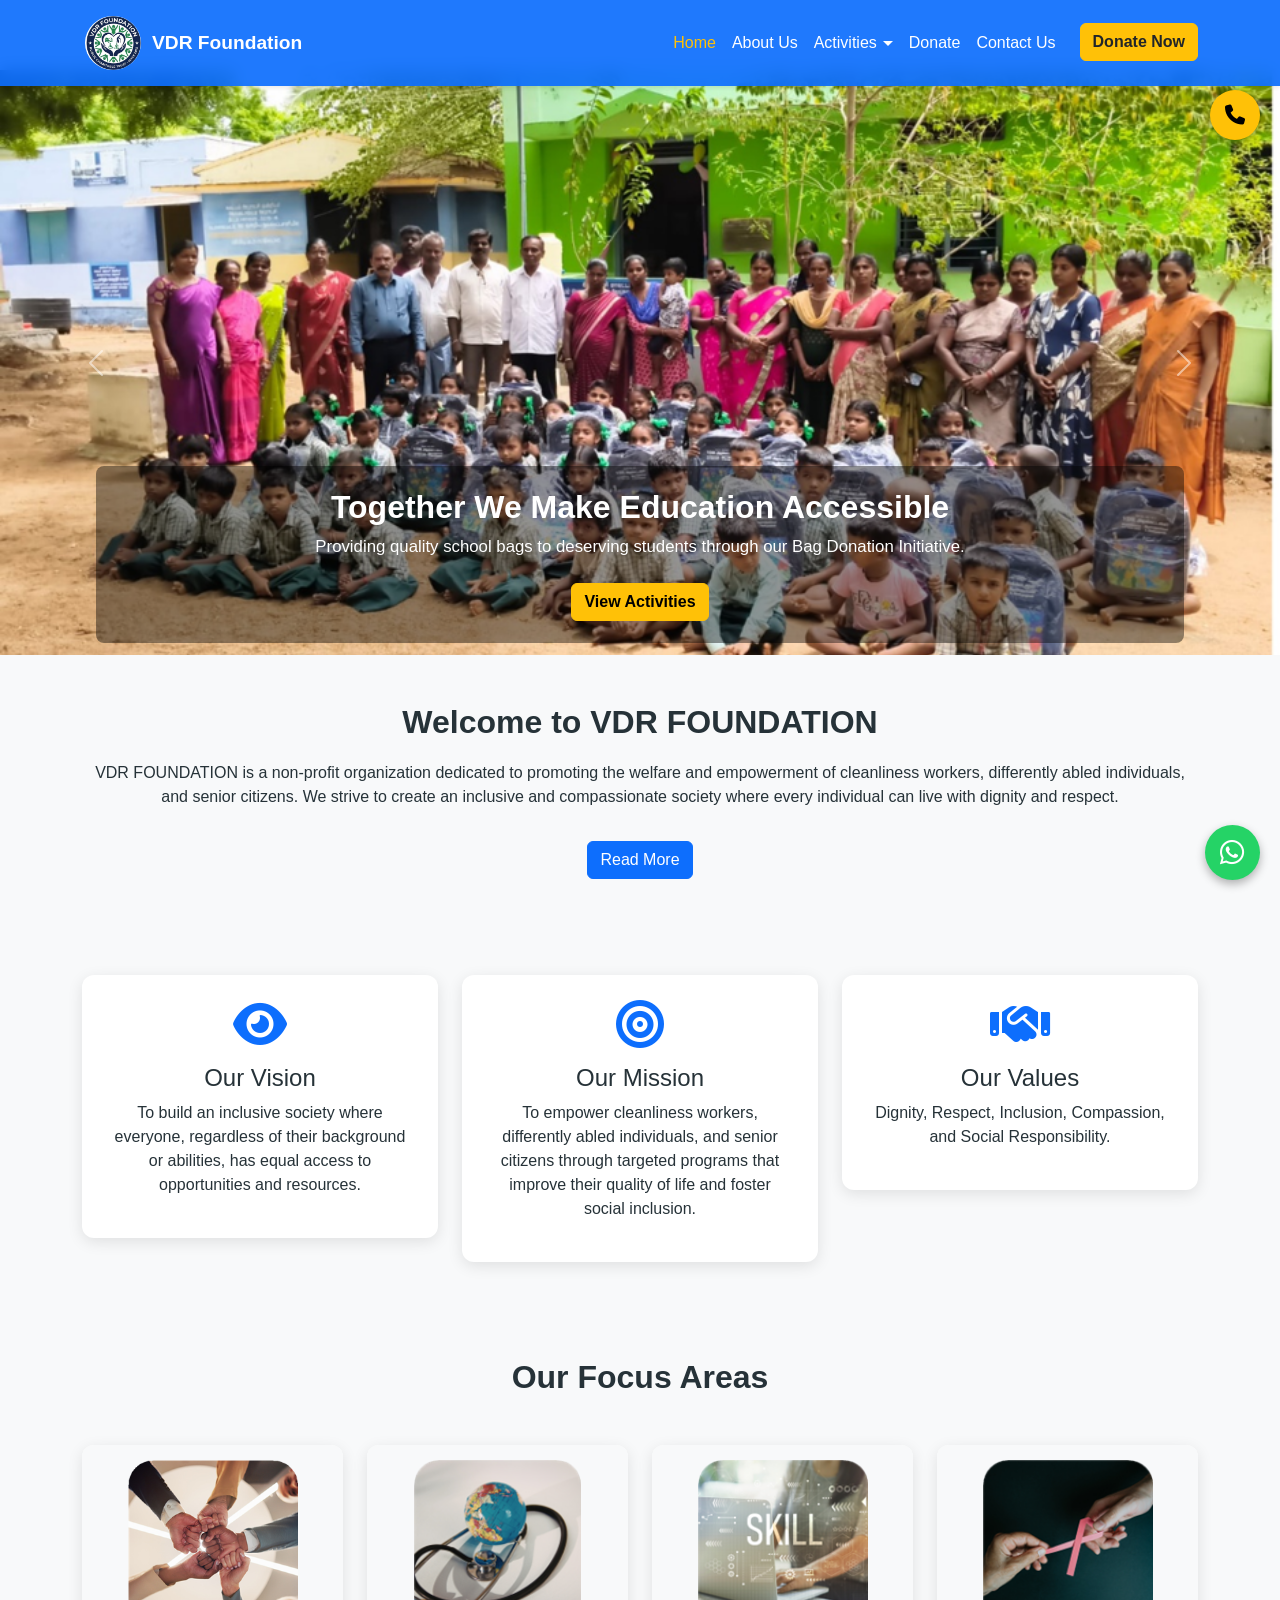
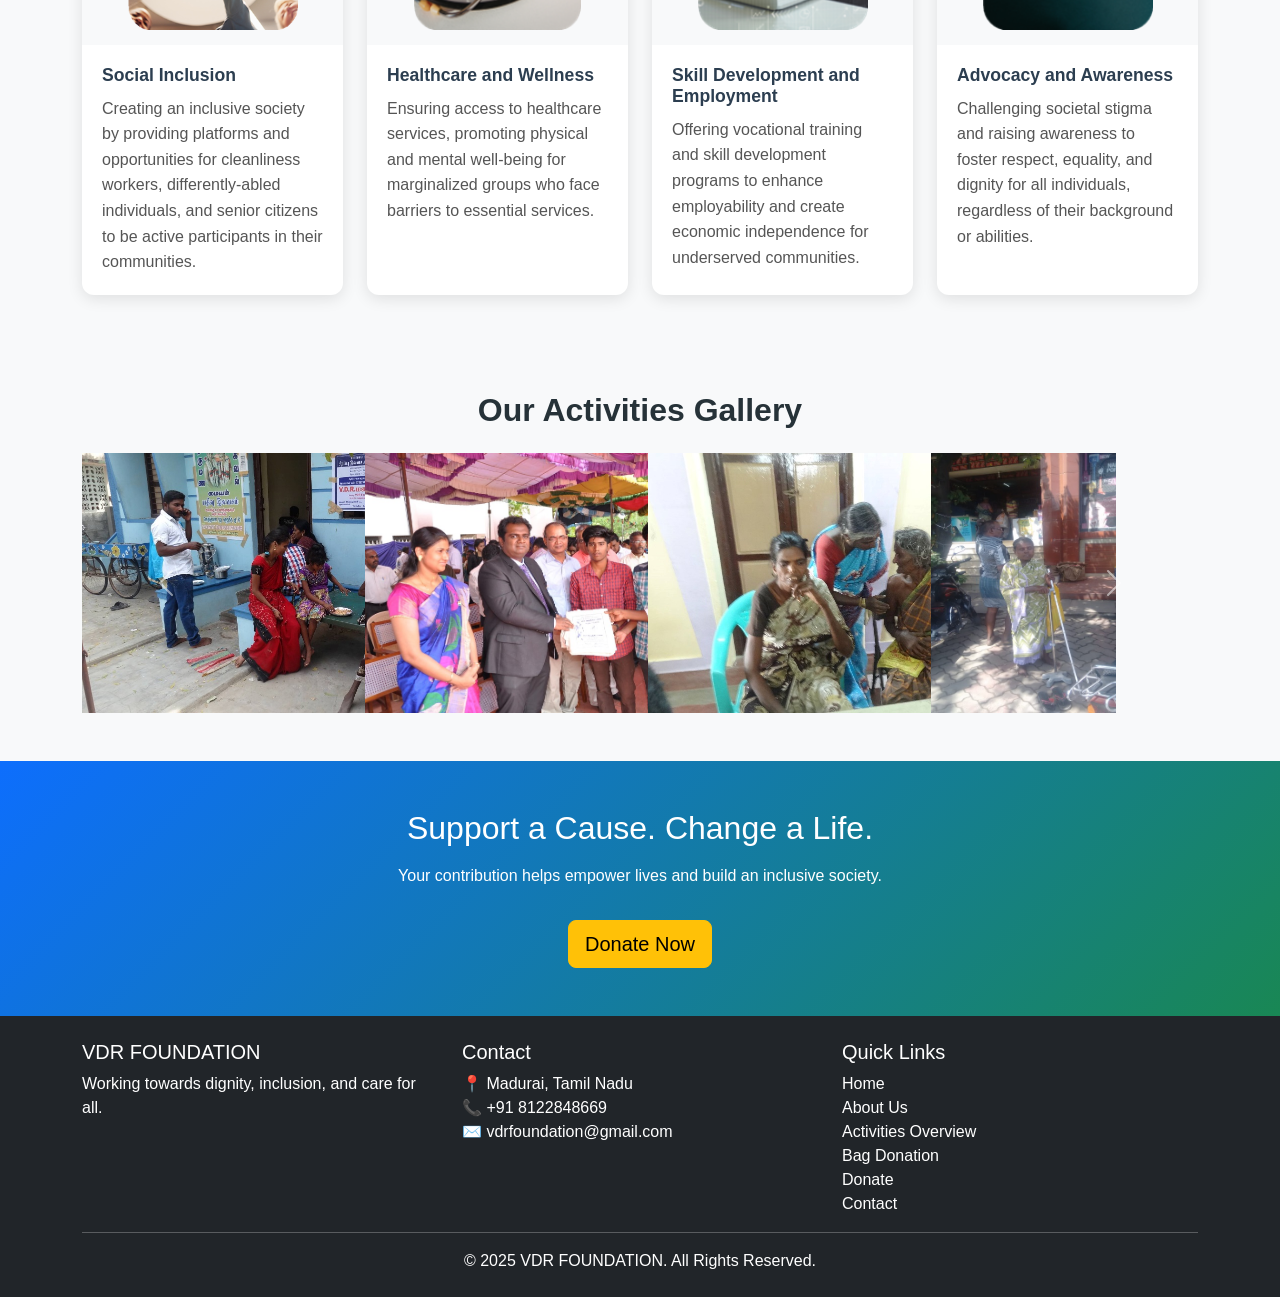
<file: index.html>
<!doctype html>
<html lang="en">
  <head>
    <meta charset="UTF-8" />
    <title>VDR FOUNDATION | Empowering Lives</title>
    <meta name="viewport" content="width=device-width, initial-scale=1" />
    <meta
      name="description"
      content="VDR Foundation is a non-profit organization empowering cleanliness workers, differently abled individuals, and senior citizens in Tamil Nadu."
    />
    <meta property="og:title" content="VDR Foundation | Empowering Lives" />
    <meta
      property="og:description"
      content="Supporting communities through education, healthcare, and social inclusion programs."
    />
    <meta property="og:image" content="assets/images/logo.png" />
    <meta property="og:type" content="website" />

    <!-- Bootstrap CSS -->
    <link
      href="https://cdn.jsdelivr.net/npm/bootstrap@5.3.2/dist/css/bootstrap.min.css"
      rel="stylesheet"
      integrity="sha384-T3c6CoIi6uLrA9TneNEoa7RxnatzjcDSCmG1MXxSR1GAsXEV/Dwwykc2MPK8M2HN"
      crossorigin="anonymous"
    />

    <!-- Font Awesome -->
    <link
      rel="stylesheet"
      href="https://cdnjs.cloudflare.com/ajax/libs/font-awesome/6.5.1/css/all.min.css"
      integrity="sha512-DTOQO9RWCH3ppGqcWaEA1BIZOC6xxalwEsw9c2QQeAIftl+Vegovlnee1c9QX4TctnWMn13TZye+giMm8e2LwA=="
      crossorigin="anonymous"
      referrerpolicy="no-referrer"
    />

    <!-- Custom CSS -->
    <link rel="stylesheet" href="assets/css/style.css" />
    <link rel="stylesheet" href="assets/css/gallery.css" />
    <link rel="stylesheet" href="assets/css/responsive.css" />
  </head>
  <body>
    <!-- ================= NAVBAR ================= -->
    <nav class="navbar navbar-expand-lg navbar-light fixed-top shadow-sm">
      <div class="container">
        <a class="navbar-brand d-flex align-items-center" href="index.html">
          <img
            src="assets/images/logo.png"
            alt="VDR Foundation Logo"
            height="60"
            class="me-2"
          />
          <span class="brand-text">VDR Foundation</span>
        </a>
        <button
          class="navbar-toggler"
          type="button"
          data-bs-toggle="collapse"
          data-bs-target="#navMenu"
          aria-controls="navMenu"
          aria-expanded="false"
          aria-label="Toggle navigation"
        >
          <span class="navbar-toggler-icon"></span>
        </button>
        <div class="collapse navbar-collapse" id="navMenu">
          <ul class="navbar-nav ms-auto mb-2 mb-lg-0">
            <li class="nav-item">
              <a class="nav-link" href="index.html">Home</a>
            </li>
            <li class="nav-item">
              <a class="nav-link" href="about.html">About Us</a>
            </li>
            <li class="nav-item dropdown">
              <a
                class="nav-link dropdown-toggle"
                href="activities.html"
                id="activitiesDropdown"
                role="button"
                data-bs-toggle="dropdown"
                aria-expanded="false"
                >Activities</a
              >
              <ul class="dropdown-menu" aria-labelledby="activitiesDropdown">
                <li>
                  <a class="dropdown-item" href="activities.html">Overview</a>
                </li>
                <li>
                  <a class="dropdown-item" href="bag-donation.html"
                    >Bag Donation</a
                  >
                </li>
                <li>
                  <a class="dropdown-item" href="gallery.html">Gallery</a>
                </li>
              </ul>
            </li>
            <li class="nav-item">
              <a class="nav-link" href="donate.html">Donate</a>
            </li>
            <li class="nav-item">
              <a class="nav-link" href="contact.html">Contact Us</a>
            </li>
            <li class="nav-item ms-3">
              <a class="btn btn-warning text-dark fw-bold" href="donate.html"
                >Donate Now</a
              >
            </li>
          </ul>
        </div>
      </div>
    </nav>

    <!-- ================= CALL BUTTON (TOP RIGHT) ================= -->
    <a href="tel:+918122848669" class="call-float" title="Call VDR Foundation">
      <i class="fa-solid fa-phone"></i>
    </a>

    <!-- ================= HERO SLIDER ================= -->
    <section class="hero-slider">
      <div
        id="heroCarousel"
        class="carousel slide carousel-fade"
        data-bs-ride="carousel"
        data-bs-interval="5000"
      >
        <div class="carousel-inner">
          <!-- Slide 1 -->
          <div class="carousel-item active">
            <img
              src="assets/images/activities/bag-donation/volunteers-group-photo.png"
              class="d-block w-100 hero-img"
              alt="Volunteers distributing school bags — VDR Foundation"
              loading="lazy"
            />
            <div class="carousel-caption hero-caption-full">
              <div class="container-fluid px-4 px-md-5">
                <h1 class="display-6 fw-bold">
                  Together We Make Education Accessible
                </h1>
                <p class="lead">
                  Providing quality school bags to deserving students through
                  our Bag Donation Initiative.
                </p>
                <a href="bag-donation.html" class="btn btn-warning fw-bold mt-2"
                  >View Activities</a
                >
              </div>
            </div>
          </div>

          <!-- Slide 2 -->
          <div class="carousel-item">
            <img
              src="assets/images/gallery/gallery1.png"
              class="d-block w-100 hero-img"
              alt="VDR Foundation volunteers supporting the community"
              loading="lazy"
            />
            <div class="carousel-caption hero-caption-full">
              <div class="container-fluid px-4 px-md-5">
                <h1 class="fw-bold">Empowering Lives with Dignity & Care</h1>
                <p class="lead">
                  Supporting Cleanliness Workers, Differently Abled Individuals
                  & Senior Citizens
                </p>
              </div>
            </div>
          </div>

          <!-- Slide 3 -->
          <div class="carousel-item">
            <img
              src="assets/images/gallery/gallery13.png"
              class="d-block w-100 hero-img"
              alt="Differently Abled Support"
            />
            <div class="carousel-caption hero-caption-full">
              <div class="container-fluid px-4 px-md-5">
                <h1 class="display-6 fw-bold">
                  Inclusive Support for Differently Abled
                </h1>
                <p class="lead">
                  Creating equal opportunities through education and employment
                </p>
              </div>
            </div>
          </div>
        </div>
        <button
          class="carousel-control-prev"
          type="button"
          data-bs-target="#heroCarousel"
          data-bs-slide="prev"
        >
          <span class="carousel-control-prev-icon"></span>
        </button>
        <button
          class="carousel-control-next"
          type="button"
          data-bs-target="#heroCarousel"
          data-bs-slide="next"
        >
          <span class="carousel-control-next-icon"></span>
        </button>
      </div>
    </section>

    <!-- ================= INTRODUCTION ================= -->
    <section class="py-5">
      <div class="container text-center">
        <h2 class="section-title">Welcome to VDR FOUNDATION</h2>
        <p class="mt-3">
          VDR FOUNDATION is a non-profit organization dedicated to promoting the
          welfare and empowerment of cleanliness workers, differently abled
          individuals, and senior citizens. We strive to create an inclusive and
          compassionate society where every individual can live with dignity and
          respect.
        </p>
        <a href="about.html" class="btn btn-primary mt-3">Read More</a>
      </div>
    </section>

    <!-- ================= VISION MISSION ================= -->
    <section class="bg-light py-5">
      <div class="container">
        <div class="row text-center g-4">
          <div class="col-md-4">
            <div class="info-card">
              <i class="fa-solid fa-eye fa-3x mb-3"></i>
              <h4>Our Vision</h4>
              <p>
                To build an inclusive society where everyone, regardless of
                their background or abilities, has equal access to opportunities
                and resources.
              </p>
            </div>
          </div>

          <div class="col-md-4">
            <div class="info-card">
              <i class="fa-solid fa-bullseye fa-3x mb-3"></i>
              <h4>Our Mission</h4>
              <p>
                To empower cleanliness workers, differently abled individuals,
                and senior citizens through targeted programs that improve their
                quality of life and foster social inclusion.
              </p>
            </div>
          </div>

          <div class="col-md-4">
            <div class="info-card">
              <i class="fa-solid fa-handshake fa-3x mb-3"></i>
              <h4>Our Values</h4>
              <p>
                Dignity, Respect, Inclusion, Compassion, and Social
                Responsibility.
              </p>
            </div>
          </div>
        </div>
      </div>
    </section>

    <!-- ================= FOCUS AREAS ================= -->
    <section class="py-5">
      <div class="container">
        <h2 class="section-title text-center">Our Focus Areas</h2>
        <div class="row g-4 mt-4">
          <div class="col-lg-3 col-md-6">
            <div class="compact-image-card h-100">
              <img
                src="assets/images/about/focus-area/social-inclusion.png"
                class="img-fluid"
                alt="Social Inclusion"
              />
              <div class="compact-card-content">
                <h5>Social Inclusion</h5>
                <p>
                  Creating an inclusive society by providing platforms and
                  opportunities for cleanliness workers, differently-abled
                  individuals, and senior citizens to be active participants in
                  their communities.
                </p>
              </div>
            </div>
          </div>
          <div class="col-lg-3 col-md-6">
            <div class="compact-image-card h-100">
              <img
                src="assets/images/about/focus-area/healthcare-and-wellness.png"
                class="img-fluid"
                alt="Healthcare and Wellness"
              />
              <div class="compact-card-content">
                <h5>Healthcare and Wellness</h5>
                <p>
                  Ensuring access to healthcare services, promoting physical and
                  mental well-being for marginalized groups who face barriers to
                  essential services.
                </p>
              </div>
            </div>
          </div>
          <div class="col-lg-3 col-md-6">
            <div class="compact-image-card h-100">
              <img
                src="assets/images/about/focus-area/skill-development-and-employment.png"
                class="img-fluid"
                alt="Skill Development"
              />
              <div class="compact-card-content">
                <h5>Skill Development and Employment</h5>
                <p>
                  Offering vocational training and skill development programs to
                  enhance employability and create economic independence for
                  underserved communities.
                </p>
              </div>
            </div>
          </div>
          <div class="col-lg-3 col-md-6">
            <div class="compact-image-card h-100">
              <img
                src="assets/images/about/focus-area/advocacy-and-awareness.png"
                class="img-fluid"
                alt="Advocacy and Awareness"
              />
              <div class="compact-card-content">
                <h5>Advocacy and Awareness</h5>
                <p>
                  Challenging societal stigma and raising awareness to foster
                  respect, equality, and dignity for all individuals, regardless
                  of their background or abilities.
                </p>
              </div>
            </div>
          </div>
        </div>
      </div>
    </section>

    <!-- ================= GALLERY SLIDER ================= -->
    <section class="py-5 bg-light">
      <div class="container">
        <h2 class="section-title text-center">Our Activities Gallery</h2>

        <div
          id="galleryCarousel"
          class="carousel slide mt-4"
          data-bs-ride="carousel"
          data-bs-interval="3000"
        >
          <div class="carousel-inner">
            <!-- Slide 1 -->
            <div class="carousel-item active">
              <div class="row g-3">
                <div class="col-md-3 col-sm-6">
                  <div class="gallery-box">
                    <img
                      src="assets/images/gallery/gallery1.png"
                      alt="Gallery 1"
                    />
                  </div>
                </div>
                <div class="col-md-3 col-sm-6">
                  <div class="gallery-box">
                    <img
                      src="assets/images/gallery/gallery2.png"
                      alt="Gallery 2"
                    />
                  </div>
                </div>
                <div class="col-md-3 col-sm-6">
                  <div class="gallery-box">
                    <img
                      src="assets/images/gallery/gallery3.png"
                      alt="Gallery 3"
                    />
                  </div>
                </div>
                <div class="col-md-3 col-sm-6">
                  <div class="gallery-box">
                    <img
                      src="assets/images/gallery/gallery4.png"
                      alt="Gallery 4"
                    />
                  </div>
                </div>
              </div>
            </div>

            <!-- Slide 2 -->
            <div class="carousel-item">
              <div class="row g-3">
                <div class="col-md-3 col-sm-6">
                  <div class="gallery-box">
                    <img
                      src="assets/images/gallery/gallery5.png"
                      alt="Gallery 5"
                    />
                  </div>
                </div>
                <div class="col-md-3 col-sm-6">
                  <div class="gallery-box">
                    <img
                      src="assets/images/gallery/gallery6.png"
                      alt="Gallery 6"
                    />
                  </div>
                </div>
                <div class="col-md-3 col-sm-6">
                  <div class="gallery-box">
                    <img
                      src="assets/images/gallery/gallery7.png"
                      alt="Gallery 7"
                    />
                  </div>
                </div>
                <div class="col-md-3 col-sm-6">
                  <div class="gallery-box">
                    <img
                      src="assets/images/gallery/gallery8.png"
                      alt="Gallery 8"
                    />
                  </div>
                </div>
              </div>
            </div>

            <!-- Slide 3 -->
            <div class="carousel-item">
              <div class="row g-3">
                <div class="col-md-3 col-sm-6">
                  <div class="gallery-box">
                    <img
                      src="assets/images/gallery/gallery9.png"
                      alt="Gallery 9"
                    />
                  </div>
                </div>
                <div class="col-md-3 col-sm-6">
                  <div class="gallery-box">
                    <img
                      src="assets/images/gallery/gallery10.png"
                      alt="Gallery 10"
                    />
                  </div>
                </div>
                <div class="col-md-3 col-sm-6">
                  <div class="gallery-box">
                    <img
                      src="assets/images/gallery/gallery11.png"
                      alt="Gallery 11"
                    />
                  </div>
                </div>
                <div class="col-md-3 col-sm-6">
                  <div class="gallery-box">
                    <img
                      src="assets/images/gallery/gallery12.png"
                      alt="Gallery 12"
                    />
                  </div>
                </div>
              </div>
            </div>

            <!-- Slide 4 -->
            <div class="carousel-item">
              <div class="row g-3">
                <div class="col-md-3 col-sm-6">
                  <div class="gallery-box">
                    <img
                      src="assets/images/gallery/gallery13.png"
                      alt="Gallery 13"
                    />
                  </div>
                </div>
                <div class="col-md-3 col-sm-6">
                  <div class="gallery-box">
                    <img
                      src="assets/images/gallery/gallery14.png"
                      alt="Gallery 14"
                    />
                  </div>
                </div>
                <div class="col-md-3 col-sm-6">
                  <div class="gallery-box">
                    <img
                      src="assets/images/gallery/gallery15.png"
                      alt="Gallery 15"
                    />
                  </div>
                </div>
                <div class="col-md-3 col-sm-6">
                  <div class="gallery-box">
                    <img
                      src="assets/images/gallery/gallery1.png"
                      alt="Gallery 1"
                    />
                  </div>
                </div>
              </div>
            </div>

            <!-- Slide 5 — Bag Donation -->
            <div class="carousel-item">
              <div class="row g-3">
                <div class="col-md-3 col-sm-6">
                  <div class="gallery-box">
                    <img
                      src="assets/images/activities/bag-donation/students-receiving-bags.png"
                      alt="Government school students receiving bags"
                      loading="lazy"
                    />
                  </div>
                </div>
                <div class="col-md-3 col-sm-6">
                  <div class="gallery-box">
                    <img
                      src="assets/images/activities/bag-donation/distribution-event-01.png"
                      alt="Bag distribution event"
                      loading="lazy"
                    />
                  </div>
                </div>
                <div class="col-md-3 col-sm-6">
                  <div class="gallery-box">
                    <img
                      src="assets/images/activities/bag-donation/volunteers-distributing-bags-01.png"
                      alt="Volunteers distributing school bags"
                      loading="lazy"
                    />
                  </div>
                </div>
                <div class="col-md-3 col-sm-6">
                  <div class="gallery-box">
                    <img
                      src="assets/images/activities/bag-donation/volunteers-group-photo.png"
                      alt="VDR Foundation education support volunteers"
                      loading="lazy"
                    />
                  </div>
                </div>
              </div>
            </div>

            <!-- Slide 6 — Bag Donation -->
            <div class="carousel-item">
              <div class="row g-3">
                <div class="col-md-3 col-sm-6">
                  <div class="gallery-box">
                    <img
                      src="assets/images/activities/bag-donation/government-school-students-01.png"
                      alt="Government school students at bag donation event"
                      loading="lazy"
                    />
                  </div>
                </div>
                <div class="col-md-3 col-sm-6">
                  <div class="gallery-box">
                    <img
                      src="assets/images/activities/bag-donation/distribution-event-03.png"
                      alt="Bag distribution ceremony"
                      loading="lazy"
                    />
                  </div>
                </div>
                <div class="col-md-3 col-sm-6">
                  <div class="gallery-box">
                    <img
                      src="assets/images/activities/bag-donation/bag-distribution-ceremony-01.png"
                      alt="VDR Foundation bag distribution ceremony"
                      loading="lazy"
                    />
                  </div>
                </div>
                <div class="col-md-3 col-sm-6">
                  <div class="gallery-box">
                    <img
                      src="assets/images/activities/bag-donation/community-outreach-01.png"
                      alt="VDR Foundation community outreach education"
                      loading="lazy"
                    />
                  </div>
                </div>
              </div>
            </div>
          </div>

          <!-- Controls -->
          <button
            class="carousel-control-prev"
            type="button"
            data-bs-target="#galleryCarousel"
            data-bs-slide="prev"
          >
            <span class="carousel-control-prev-icon"></span>
          </button>

          <button
            class="carousel-control-next"
            type="button"
            data-bs-target="#galleryCarousel"
            data-bs-slide="next"
          >
            <span class="carousel-control-next-icon"></span>
          </button>
        </div>
      </div>
    </section>

    <!-- ================= DONATE CTA ================= -->
    <section class="donate-section text-center text-white py-5">
      <div class="container">
        <h2>Support a Cause. Change a Life.</h2>
        <p class="mt-3">
          Your contribution helps empower lives and build an inclusive society.
        </p>
        <a href="donate.html" class="btn btn-warning btn-lg mt-3">Donate Now</a>
      </div>
    </section>

    <!-- ================= FOOTER ================= -->
    <footer class="bg-dark text-white py-4">
      <div class="container">
        <div class="row">
          <div class="col-md-4">
            <h5>VDR FOUNDATION</h5>
            <p>Working towards dignity, inclusion, and care for all.</p>
          </div>

          <div class="col-md-4">
            <h5>Contact</h5>
            <p>
              📍 Madurai, Tamil Nadu<br />
              📞 +91 8122848669<br />
              ✉️ vdrfoundation@gmail.com
            </p>
          </div>

          <div class="col-md-4">
            <h5>Quick Links</h5>
            <a href="index.html" class="footer-link">Home</a><br />
            <a href="about.html" class="footer-link">About Us</a><br />
            <a href="activities.html" class="footer-link">Activities Overview</a
            ><br />
            <a href="bag-donation.html" class="footer-link">Bag Donation</a
            ><br />
            <a href="donate.html" class="footer-link">Donate</a><br />
            <a href="contact.html" class="footer-link">Contact</a>
          </div>
        </div>

        <hr />
        <p class="text-center mb-0">
          © 2025 VDR FOUNDATION. All Rights Reserved.
        </p>
      </div>
    </footer>
    <!-- ================= WHATSAPP FLOATING BUTTON ================= -->
    <a
      href="https://wa.me/918122848669"
      class="whatsapp-float"
      target="_blank"
      rel="noopener noreferrer"
      title="Chat with us on WhatsApp"
    >
      <i class="fa-brands fa-whatsapp"></i>
    </a>
    <!-- Bootstrap JS -->
    <script
      src="https://cdn.jsdelivr.net/npm/bootstrap@5.3.2/dist/js/bootstrap.bundle.min.js"
      integrity="sha384-C6RzsynM9kWDrMNeT87bh95OGNyZPhcTNXj1NW7RuBCsyN/o0jlpcV8Qyq46cDfL"
      crossorigin="anonymous"
    ></script>
    <script src="assets/js/navigation.js"></script>
    <script src="assets/js/slider.js"></script>
    <script src="assets/js/gallery.js"></script>
    <script src="assets/js/main.js"></script>
  </body>
</html>
</file>
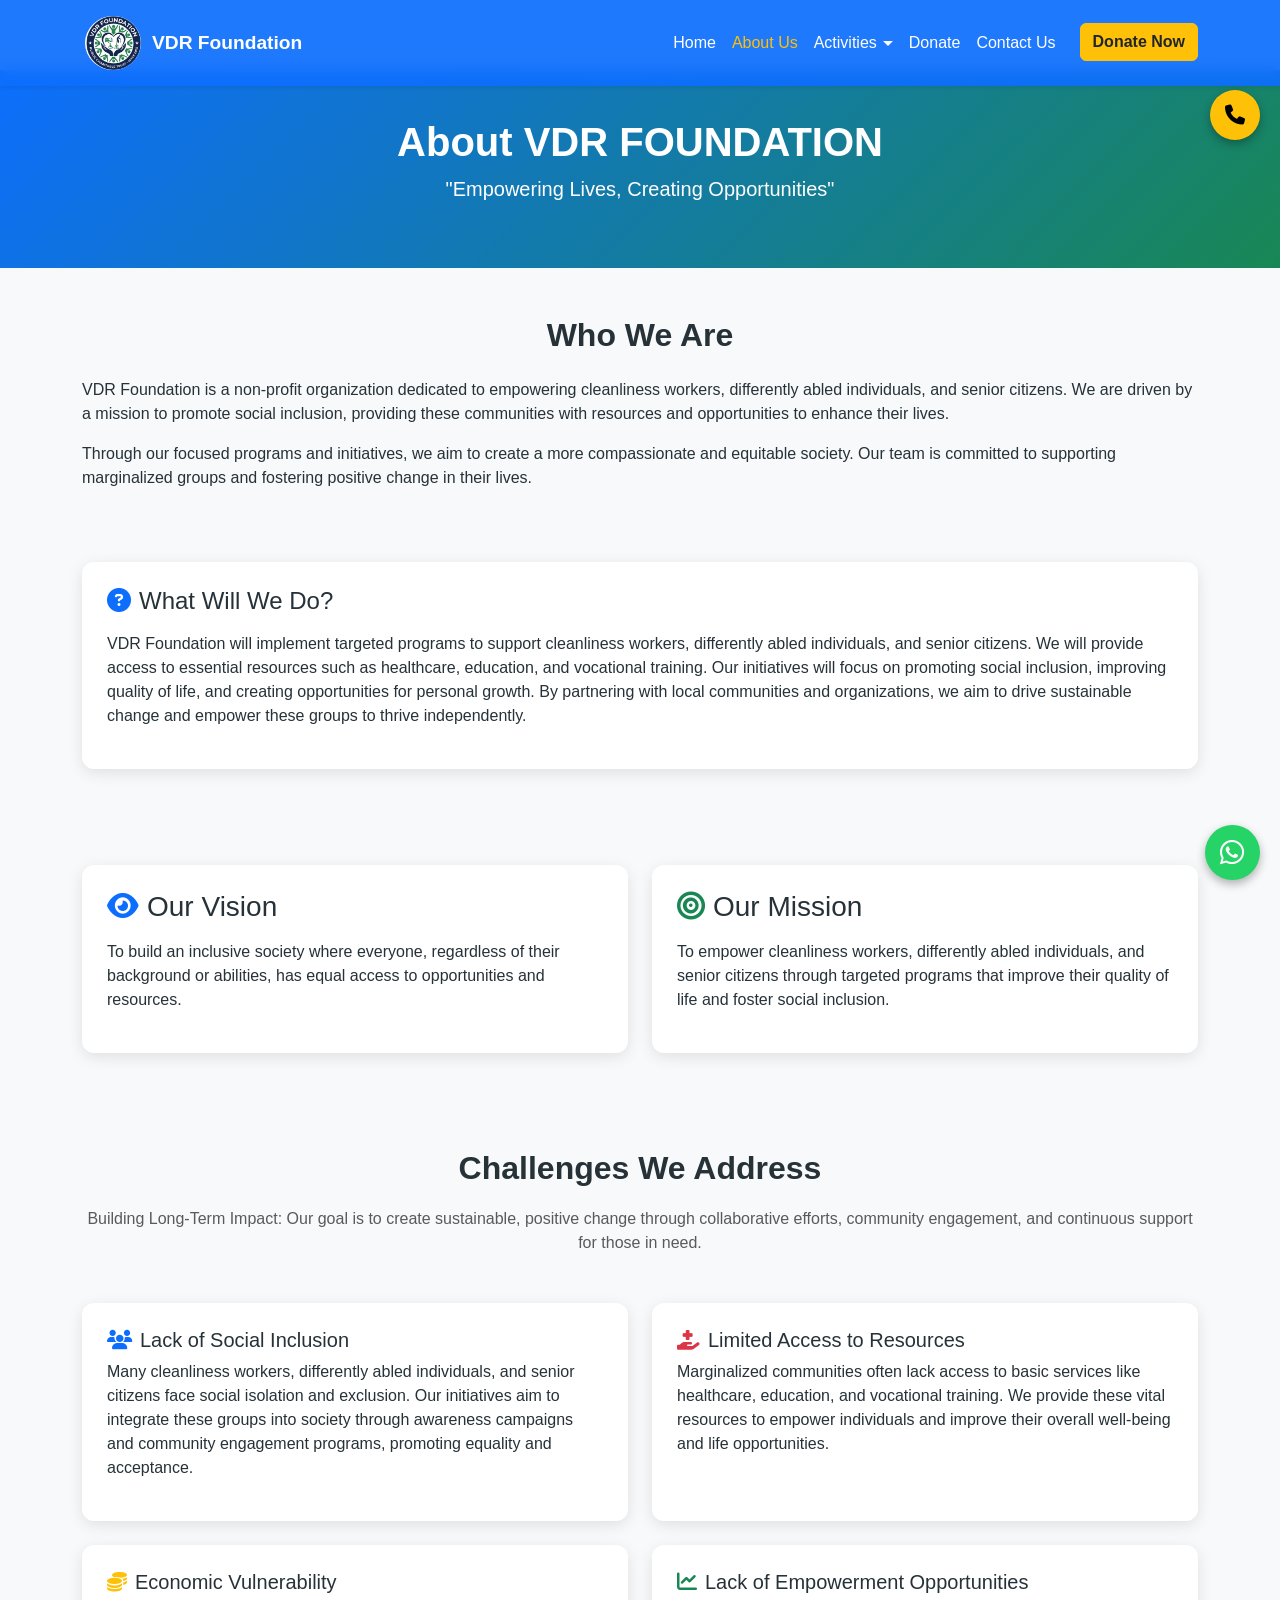
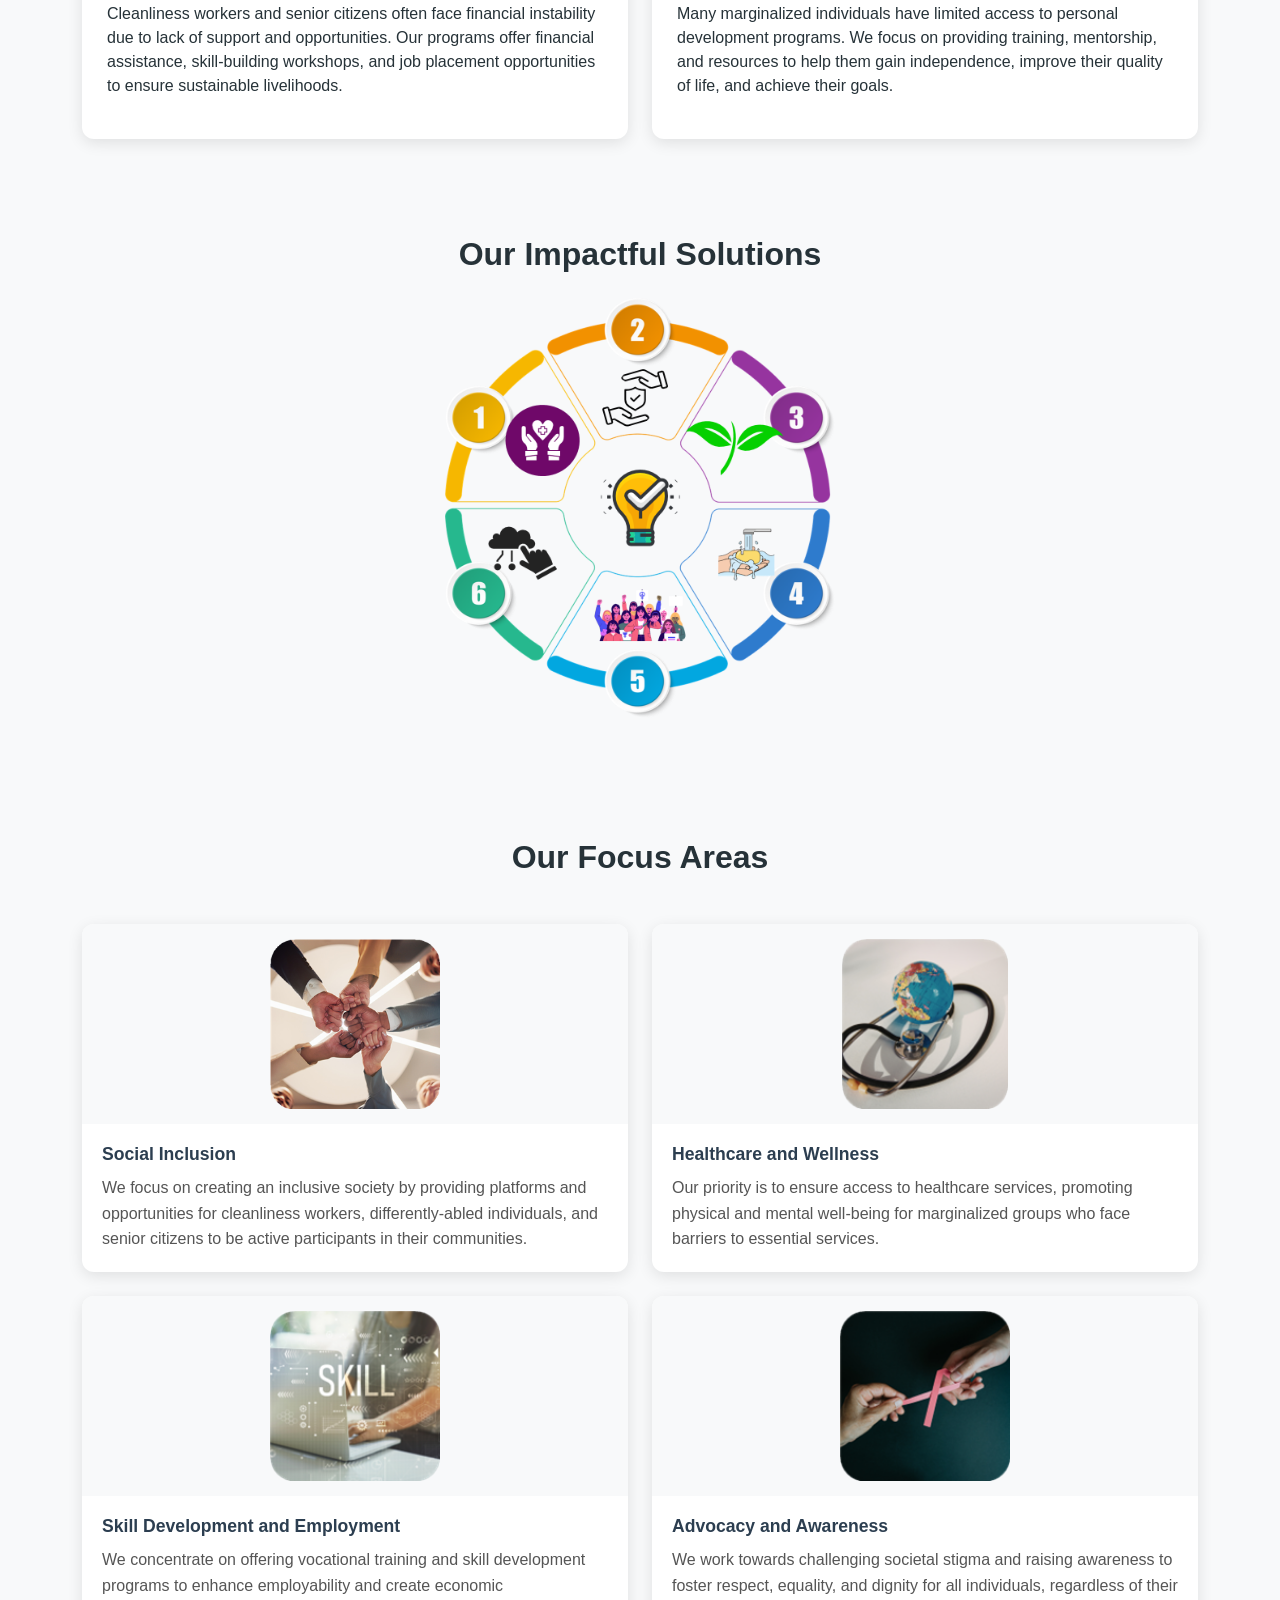
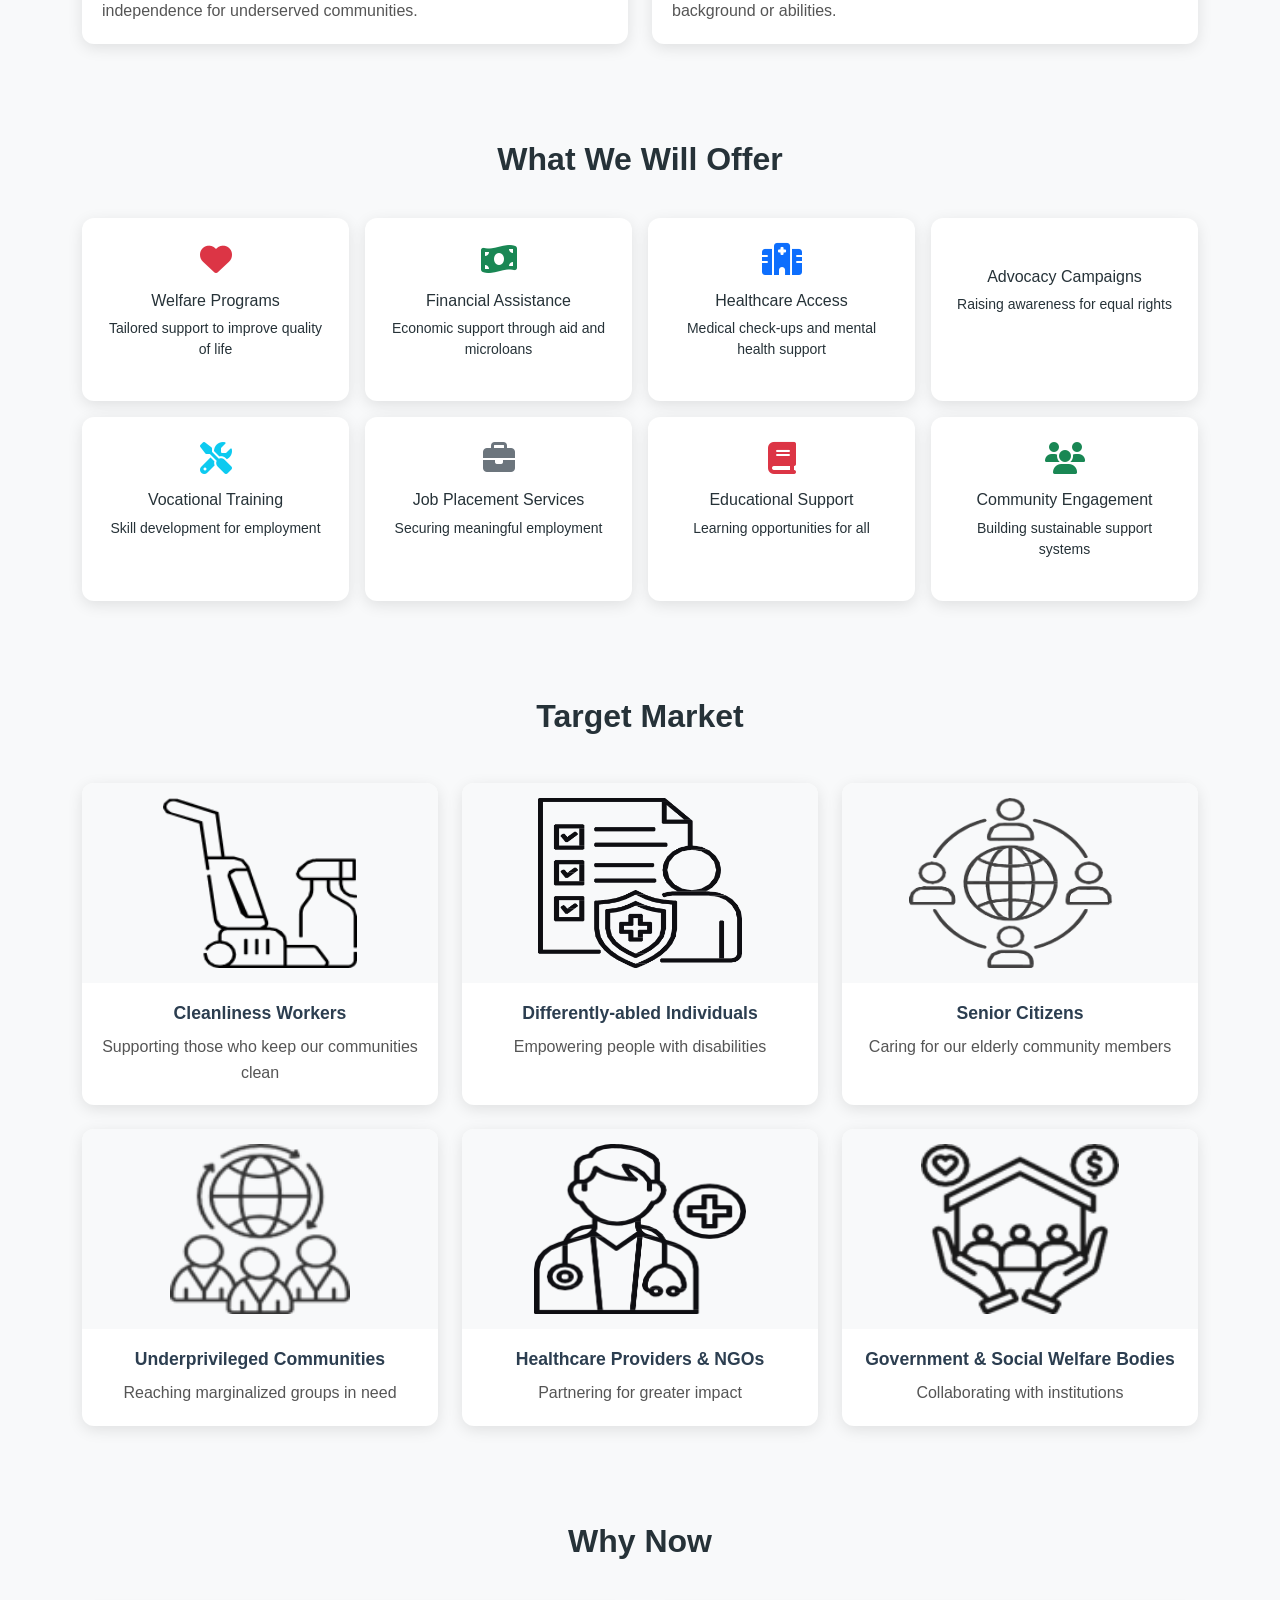
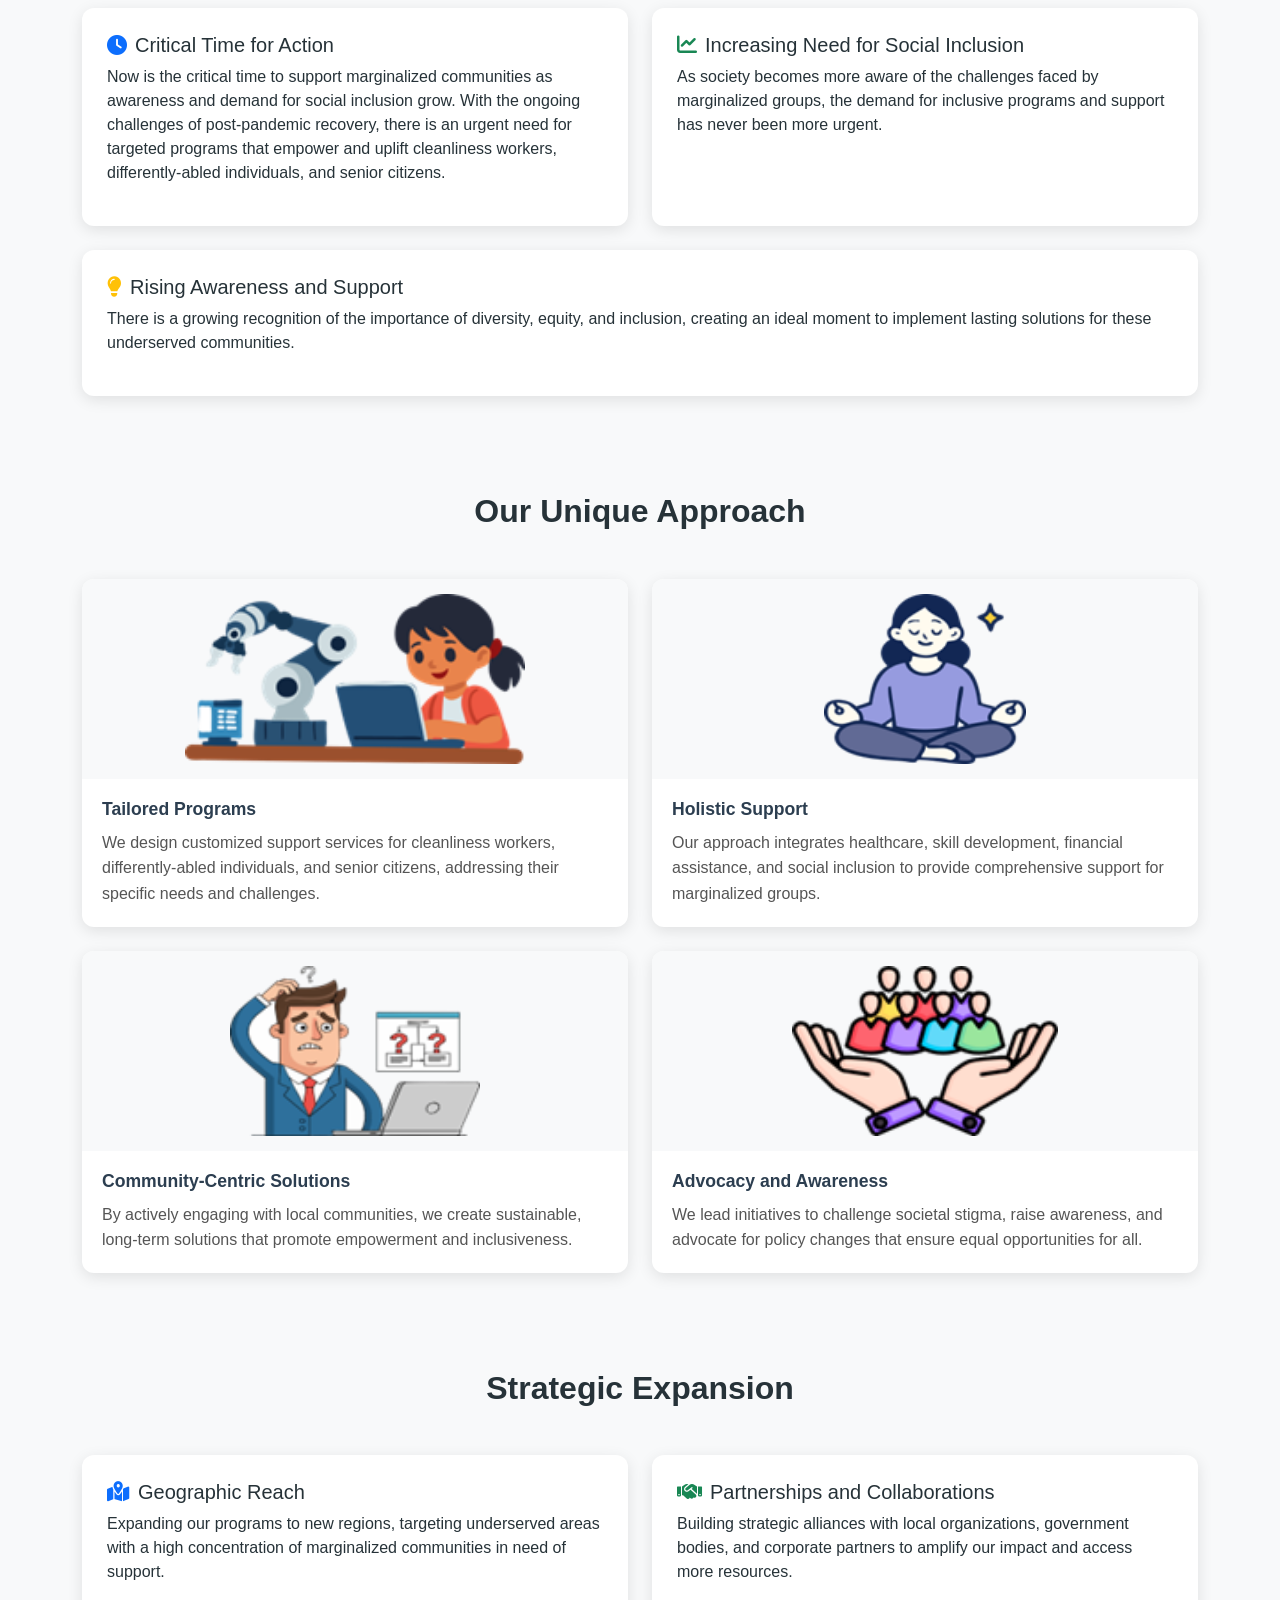
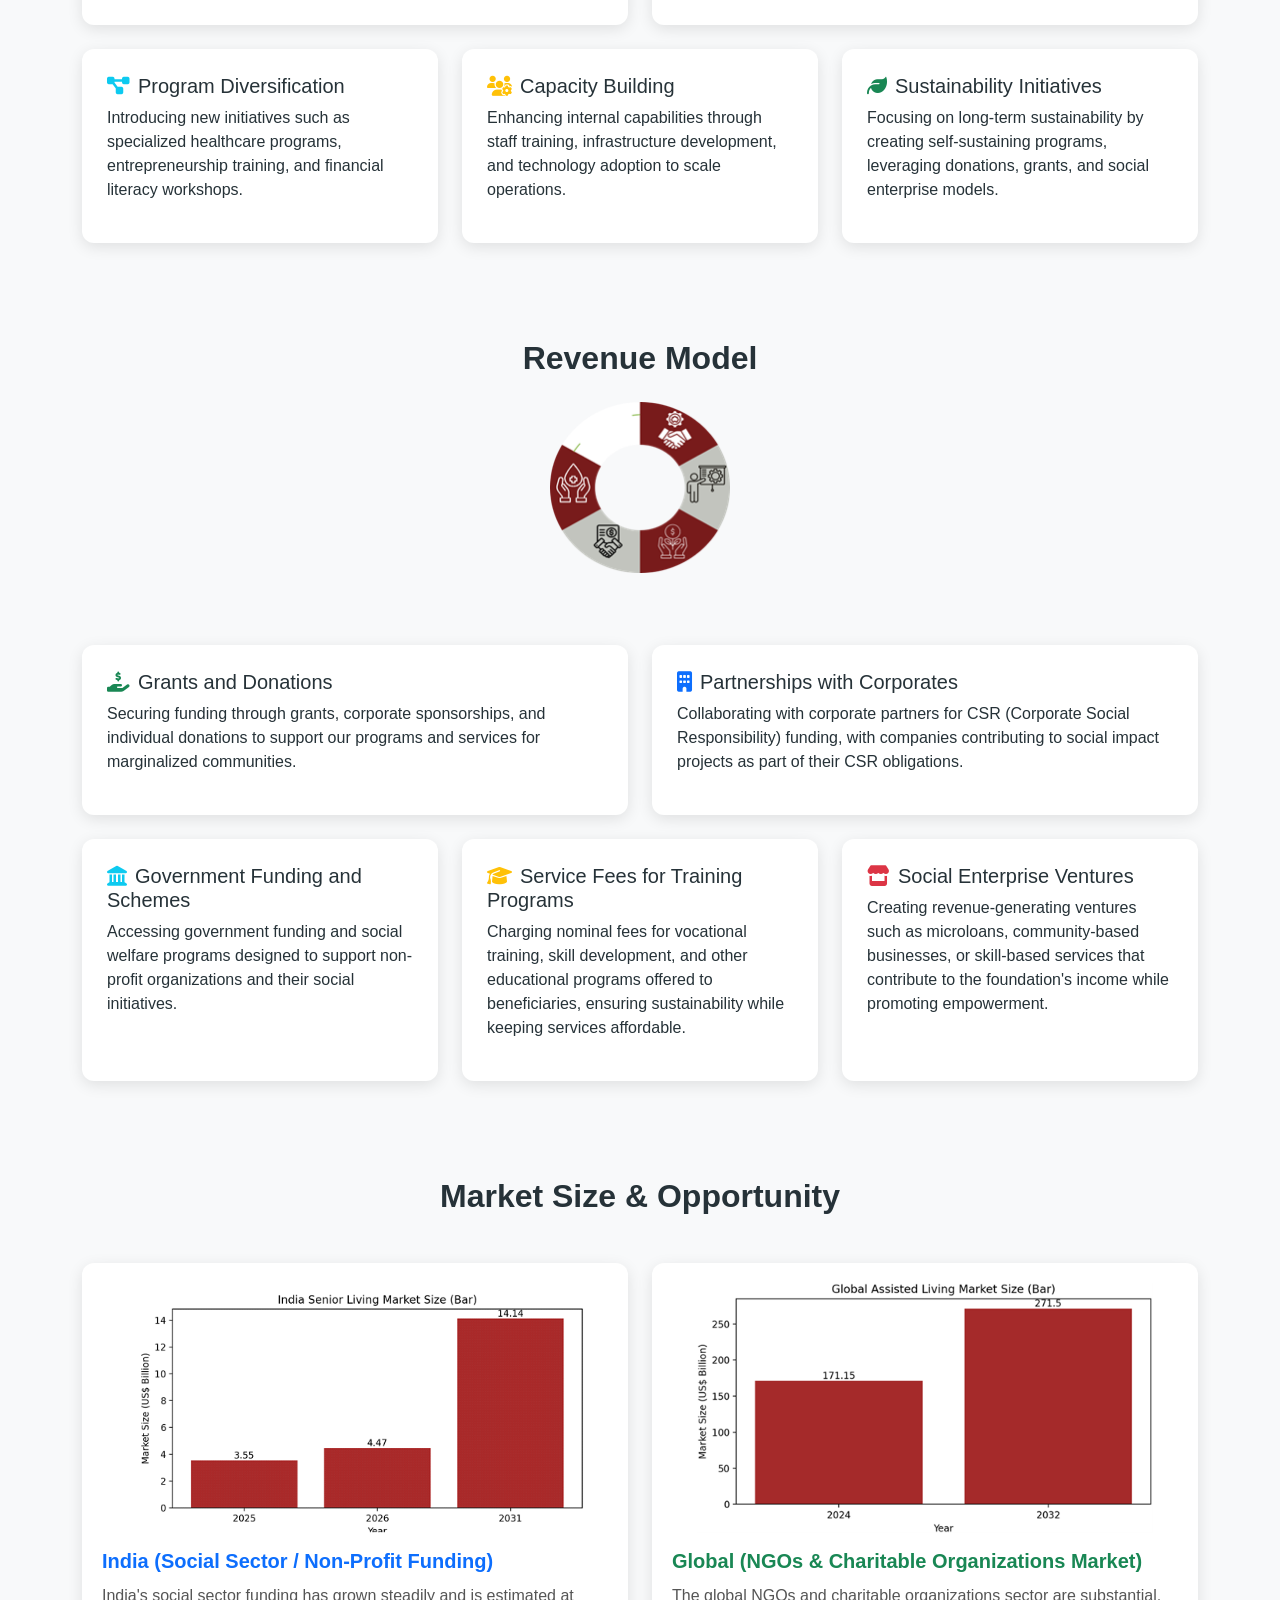
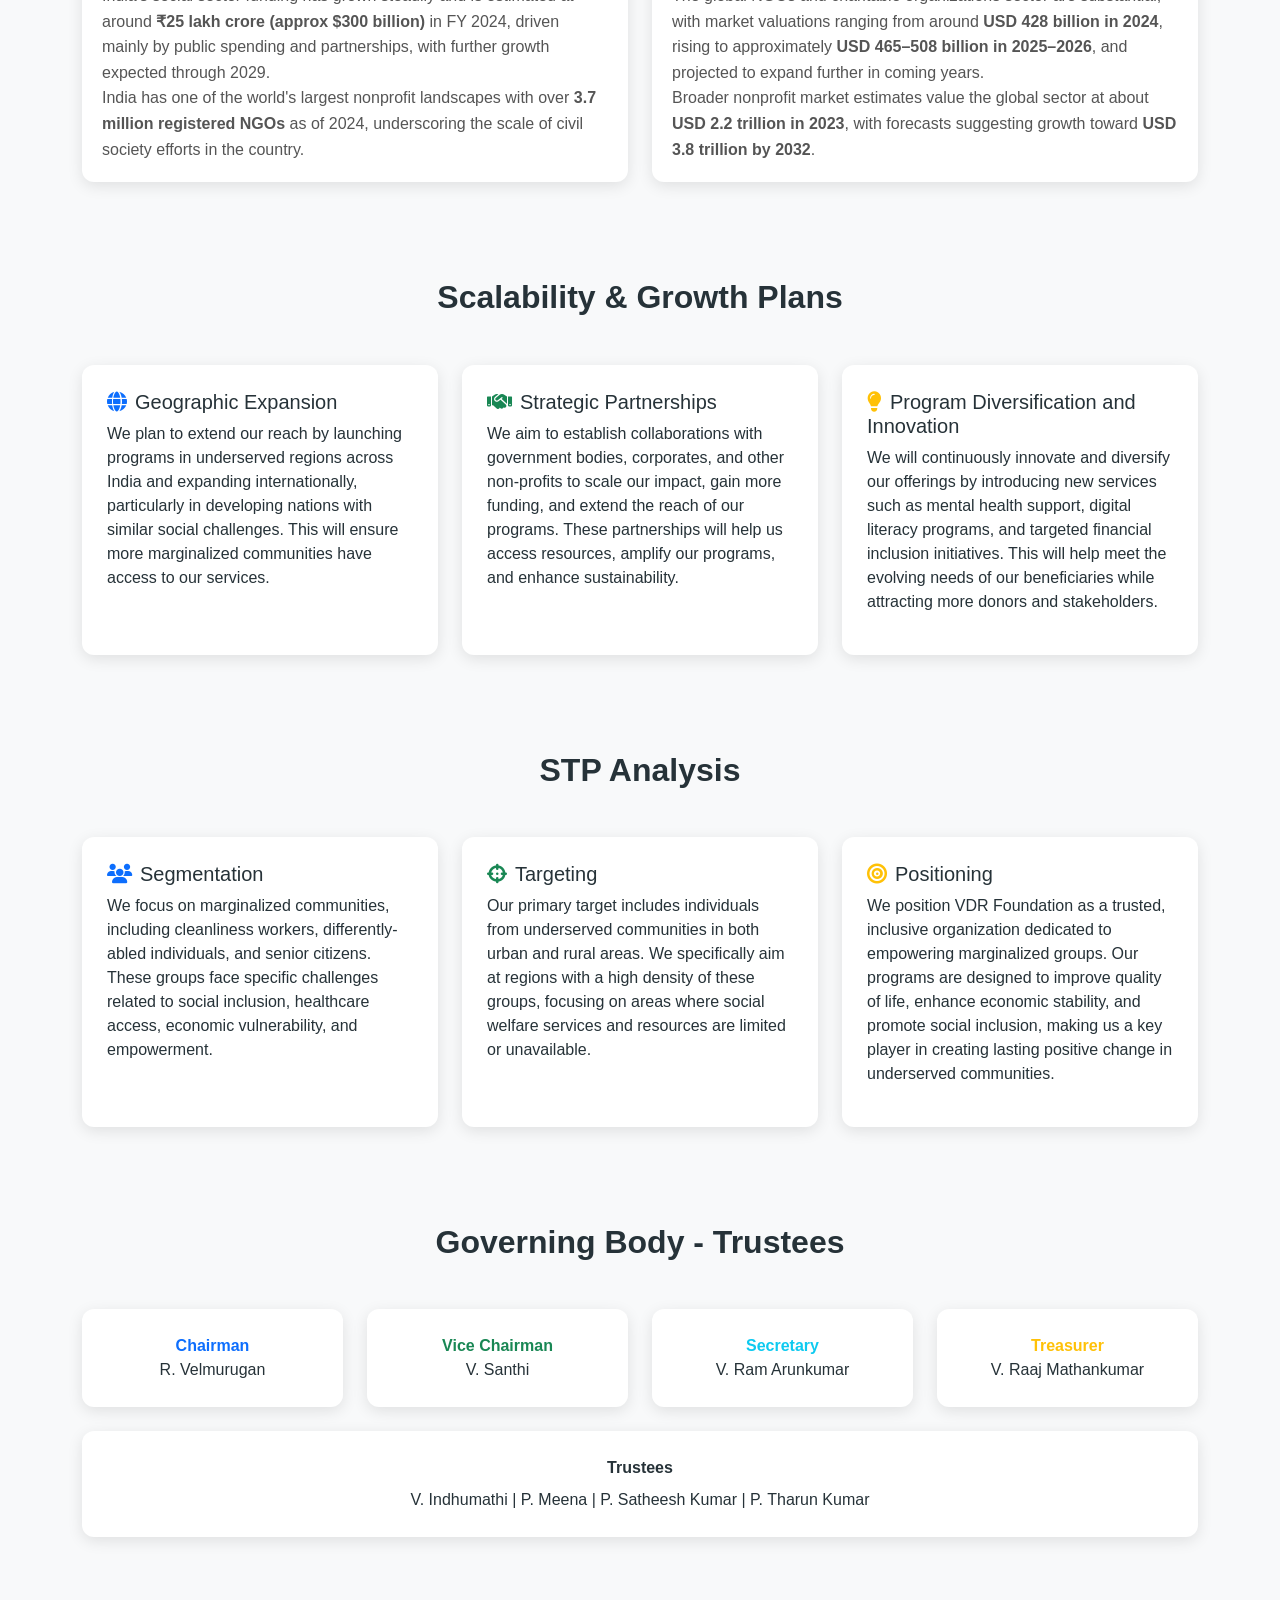
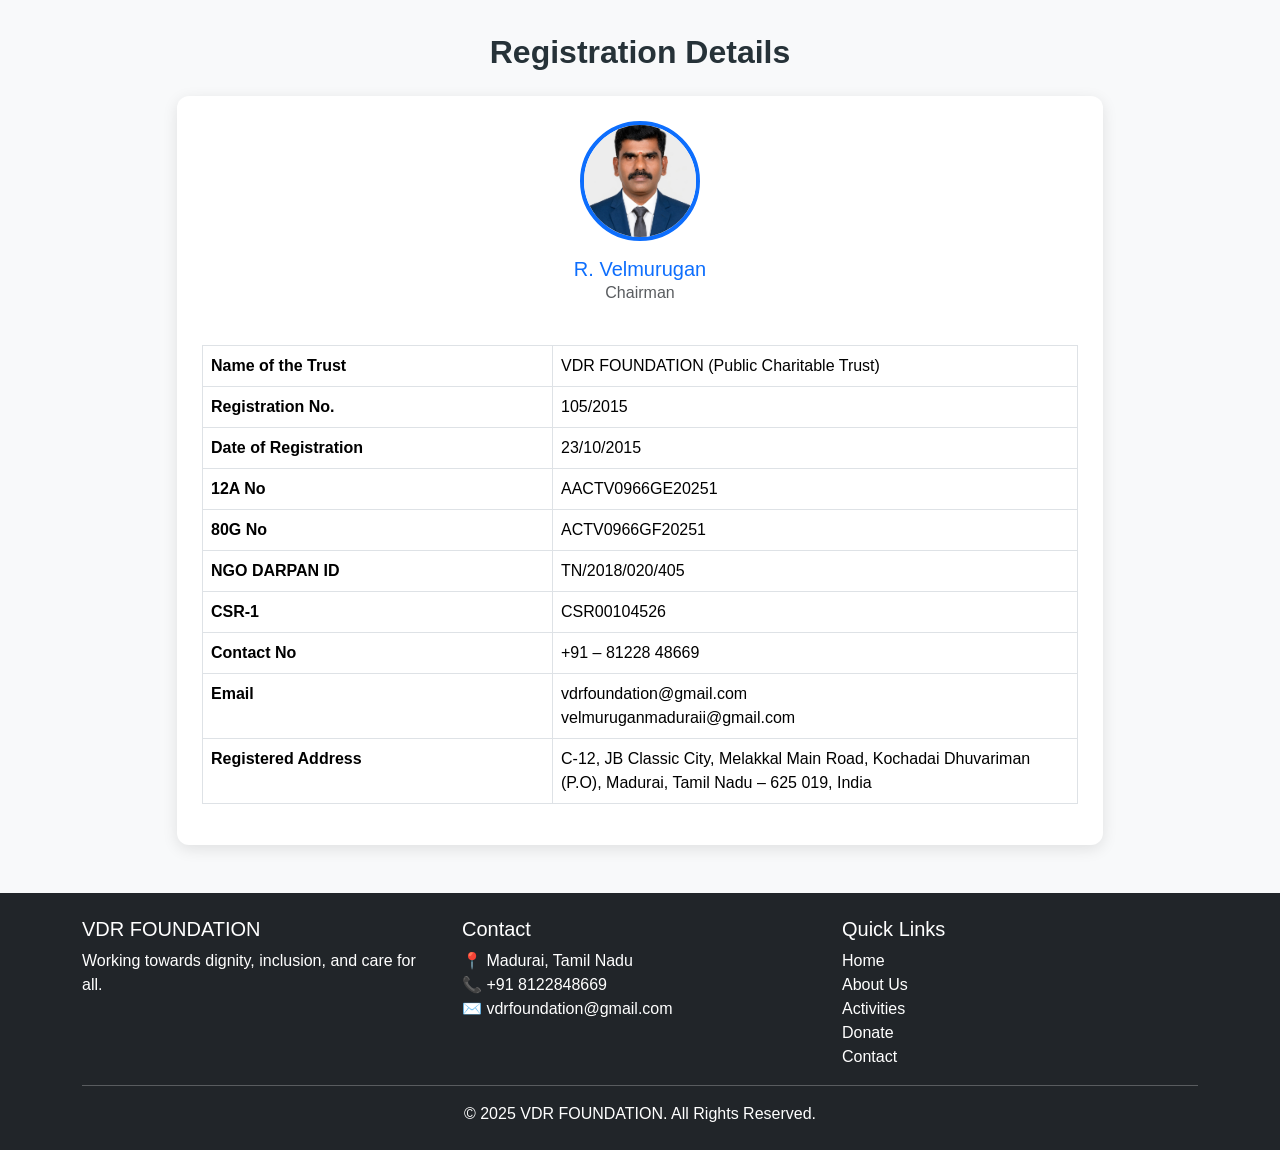
<file: about.html>
<!doctype html>
<html lang="en">
  <head>
    <meta charset="UTF-8" />
    <title>About Us | VDR FOUNDATION</title>
    <meta name="viewport" content="width=device-width, initial-scale=1" />
    <meta
      name="description"
      content="Learn about VDR Foundation's mission, vision, focus areas, and governing body working to empower marginalized communities in Tamil Nadu."
    />
    <meta property="og:title" content="About Us | VDR Foundation" />
    <meta
      property="og:description"
      content="Empowering cleanliness workers, differently abled individuals, and senior citizens through targeted programs."
    />
    <meta property="og:image" content="assets/images/logo.png" />
    <meta property="og:type" content="website" />
    <link
      href="https://cdn.jsdelivr.net/npm/bootstrap@5.3.2/dist/css/bootstrap.min.css"
      rel="stylesheet"
      integrity="sha384-T3c6CoIi6uLrA9TneNEoa7RxnatzjcDSCmG1MXxSR1GAsXEV/Dwwykc2MPK8M2HN"
      crossorigin="anonymous"
      integrity="sha384-T3c6CoIi6uLrA9TneNEoa7RxnatzjcDSCmG1MXxSR1GAsXEV/Dwwykc2MPK8M2HN"
      crossorigin="anonymous"
    />
    <link
      rel="stylesheet"
      href="https://cdnjs.cloudflare.com/ajax/libs/font-awesome/6.5.1/css/all.min.css"
      integrity="sha512-DTOQO9RWCH3ppGqcWaEA1BIZOC6xxalwEsw9c2QQeAIftl+Vegovlnee1c9QX4TctnWMn13TZye+giMm8e2LwA=="
      crossorigin="anonymous"
      referrerpolicy="no-referrer"
    />
    <link rel="stylesheet" href="assets/css/style.css" />
    <link rel="stylesheet" href="assets/css/gallery.css" />
    <link rel="stylesheet" href="assets/css/responsive.css" />
  </head>
  <body>
    <nav class="navbar navbar-expand-lg navbar-light fixed-top shadow-sm">
      <div class="container">
        <a class="navbar-brand d-flex align-items-center" href="index.html">
          <img
            src="assets/images/logo.png"
            alt="VDR Foundation Logo"
            height="60"
            class="me-2"
          />
          <span class="brand-text">VDR Foundation</span>
        </a>
        <button
          class="navbar-toggler"
          type="button"
          data-bs-toggle="collapse"
          data-bs-target="#navMenu"
          aria-controls="navMenu"
          aria-expanded="false"
          aria-label="Toggle navigation"
        >
          <span class="navbar-toggler-icon"></span>
        </button>
        <div class="collapse navbar-collapse" id="navMenu">
          <ul class="navbar-nav ms-auto mb-2 mb-lg-0">
            <li class="nav-item">
              <a class="nav-link" href="index.html">Home</a>
            </li>
            <li class="nav-item">
              <a class="nav-link" href="about.html">About Us</a>
            </li>
            <li class="nav-item dropdown">
              <a
                class="nav-link dropdown-toggle"
                href="activities.html"
                id="activitiesDropdown"
                role="button"
                data-bs-toggle="dropdown"
                aria-expanded="false"
                >Activities</a
              >
              <ul class="dropdown-menu" aria-labelledby="activitiesDropdown">
                <li>
                  <a class="dropdown-item" href="activities.html">Overview</a>
                </li>
                <li>
                  <a class="dropdown-item" href="bag-donation.html"
                    >Bag Donation</a
                  >
                </li>
                <li>
                  <a class="dropdown-item" href="gallery.html">Gallery</a>
                </li>
              </ul>
            </li>
            <li class="nav-item">
              <a class="nav-link" href="donate.html">Donate</a>
            </li>
            <li class="nav-item">
              <a class="nav-link" href="contact.html">Contact Us</a>
            </li>
            <li class="nav-item ms-3">
              <a class="btn btn-warning text-dark fw-bold" href="donate.html"
                >Donate Now</a
              >
            </li>
          </ul>
        </div>
      </div>
    </nav>

    <a href="tel:+918122848669" class="call-float" title="Call VDR Foundation">
      <i class="fa-solid fa-phone"></i>
    </a>

    <section class="page-header text-white text-center py-5">
      <div class="container">
        <h1 class="fw-bold">About VDR FOUNDATION</h1>
        <p class="mt-2 lead">"Empowering Lives, Creating Opportunities"</p>
      </div>
    </section>

    <section class="py-5">
      <div class="container">
        <h2 class="section-title text-center">Who We Are</h2>
        <p class="mt-4">
          VDR Foundation is a non-profit organization dedicated to empowering
          cleanliness workers, differently abled individuals, and senior
          citizens. We are driven by a mission to promote social inclusion,
          providing these communities with resources and opportunities to
          enhance their lives.
        </p>
        <p>
          Through our focused programs and initiatives, we aim to create a more
          compassionate and equitable society. Our team is committed to
          supporting marginalized groups and fostering positive change in their
          lives.
        </p>

        <div class="row mt-5 g-4">
          <div class="col-md-12">
            <div class="info-card">
              <h4>
                <i class="fas fa-question-circle text-primary me-2"></i>What
                Will We Do?
              </h4>
              <p class="mt-3">
                VDR Foundation will implement targeted programs to support
                cleanliness workers, differently abled individuals, and senior
                citizens. We will provide access to essential resources such as
                healthcare, education, and vocational training. Our initiatives
                will focus on promoting social inclusion, improving quality of
                life, and creating opportunities for personal growth. By
                partnering with local communities and organizations, we aim to
                drive sustainable change and empower these groups to thrive
                independently.
              </p>
            </div>
          </div>
        </div>
      </div>
    </section>

    <section class="bg-light py-5">
      <div class="container">
        <div class="row g-4">
          <div class="col-md-6">
            <div class="info-card h-100">
              <h3>
                <i class="fa-solid fa-eye me-2 text-primary"></i>Our Vision
              </h3>
              <p class="mt-3">
                To build an inclusive society where everyone, regardless of
                their background or abilities, has equal access to opportunities
                and resources.
              </p>
            </div>
          </div>
          <div class="col-md-6">
            <div class="info-card h-100">
              <h3>
                <i class="fa-solid fa-bullseye me-2 text-success"></i>Our
                Mission
              </h3>
              <p class="mt-3">
                To empower cleanliness workers, differently abled individuals,
                and senior citizens through targeted programs that improve their
                quality of life and foster social inclusion.
              </p>
            </div>
          </div>
        </div>
      </div>
    </section>

    <section class="py-5">
      <div class="container">
        <h2 class="section-title text-center">Challenges We Address</h2>
        <p class="text-center text-muted mb-4">
          Building Long-Term Impact: Our goal is to create sustainable, positive
          change through collaborative efforts, community engagement, and
          continuous support for those in need.
        </p>
        <div class="row mt-4 g-4">
          <div class="col-md-6">
            <div class="focus-card h-100">
              <h5>
                <i class="fas fa-users text-primary me-2"></i>Lack of Social
                Inclusion
              </h5>
              <p>
                Many cleanliness workers, differently abled individuals, and
                senior citizens face social isolation and exclusion. Our
                initiatives aim to integrate these groups into society through
                awareness campaigns and community engagement programs, promoting
                equality and acceptance.
              </p>
            </div>
          </div>
          <div class="col-md-6">
            <div class="focus-card h-100">
              <h5>
                <i class="fas fa-hand-holding-medical text-danger me-2"></i
                >Limited Access to Resources
              </h5>
              <p>
                Marginalized communities often lack access to basic services
                like healthcare, education, and vocational training. We provide
                these vital resources to empower individuals and improve their
                overall well-being and life opportunities.
              </p>
            </div>
          </div>
          <div class="col-md-6">
            <div class="focus-card h-100">
              <h5>
                <i class="fas fa-coins text-warning me-2"></i>Economic
                Vulnerability
              </h5>
              <p>
                Cleanliness workers and senior citizens often face financial
                instability due to lack of support and opportunities. Our
                programs offer financial assistance, skill-building workshops,
                and job placement opportunities to ensure sustainable
                livelihoods.
              </p>
            </div>
          </div>
          <div class="col-md-6">
            <div class="focus-card h-100">
              <h5>
                <i class="fas fa-chart-line text-success me-2"></i>Lack of
                Empowerment Opportunities
              </h5>
              <p>
                Many marginalized individuals have limited access to personal
                development programs. We focus on providing training,
                mentorship, and resources to help them gain independence,
                improve their quality of life, and achieve their goals.
              </p>
            </div>
          </div>
        </div>
      </div>
    </section>

    <section class="bg-light py-5">
      <div class="container">
        <h2 class="section-title text-center">Our Impactful Solutions</h2>
        <div class="row mt-4 justify-content-center">
          <div class="col-12 text-center mb-4">
            <img
              src="assets/images/about/vision/our-impactful-solutions.png"
              class="img-fluid solution-image"
              alt="Our Impactful Solutions"
            />
          </div>
        </div>
      </div>
    </section>

    <section class="py-5">
      <div class="container">
        <h2 class="section-title text-center">Our Focus Areas</h2>
        <div class="row mt-4 g-4">
          <div class="col-md-6">
            <div class="compact-image-card h-100">
              <img
                src="assets/images/about/focus-area/social-inclusion.png"
                class="img-fluid"
                alt="Social Inclusion"
              />
              <div class="compact-card-content">
                <h5>Social Inclusion</h5>
                <p>
                  We focus on creating an inclusive society by providing
                  platforms and opportunities for cleanliness workers,
                  differently-abled individuals, and senior citizens to be
                  active participants in their communities.
                </p>
              </div>
            </div>
          </div>
          <div class="col-md-6">
            <div class="compact-image-card h-100">
              <img
                src="assets/images/about/focus-area/healthcare-and-wellness.png"
                class="img-fluid"
                alt="Healthcare and Wellness"
              />
              <div class="compact-card-content">
                <h5>Healthcare and Wellness</h5>
                <p>
                  Our priority is to ensure access to healthcare services,
                  promoting physical and mental well-being for marginalized
                  groups who face barriers to essential services.
                </p>
              </div>
            </div>
          </div>
          <div class="col-md-6">
            <div class="compact-image-card h-100">
              <img
                src="assets/images/about/focus-area/skill-development-and-employment.png"
                class="img-fluid"
                alt="Skill Development"
              />
              <div class="compact-card-content">
                <h5>Skill Development and Employment</h5>
                <p>
                  We concentrate on offering vocational training and skill
                  development programs to enhance employability and create
                  economic independence for underserved communities.
                </p>
              </div>
            </div>
          </div>
          <div class="col-md-6">
            <div class="compact-image-card h-100">
              <img
                src="assets/images/about/focus-area/advocacy-and-awareness.png"
                class="img-fluid"
                alt="Advocacy and Awareness"
              />
              <div class="compact-card-content">
                <h5>Advocacy and Awareness</h5>
                <p>
                  We work towards challenging societal stigma and raising
                  awareness to foster respect, equality, and dignity for all
                  individuals, regardless of their background or abilities.
                </p>
              </div>
            </div>
          </div>
        </div>
      </div>
    </section>

    <section class="bg-light py-5">
      <div class="container">
        <h2 class="section-title text-center">What We Will Offer</h2>
        <div class="row mt-4 g-3">
          <div class="col-md-3 col-sm-6">
            <div class="focus-card text-center h-100">
              <i class="fas fa-heart fa-2x text-danger mb-3"></i>
              <h6>Welfare Programs</h6>
              <p class="small">Tailored support to improve quality of life</p>
            </div>
          </div>
          <div class="col-md-3 col-sm-6">
            <div class="focus-card text-center h-100">
              <i class="fas fa-money-bill-wave fa-2x text-success mb-3"></i>
              <h6>Financial Assistance</h6>
              <p class="small">Economic support through aid and microloans</p>
            </div>
          </div>
          <div class="col-md-3 col-sm-6">
            <div class="focus-card text-center h-100">
              <i class="fas fa-hospital fa-2x text-primary mb-3"></i>
              <h6>Healthcare Access</h6>
              <p class="small">Medical check-ups and mental health support</p>
            </div>
          </div>
          <div class="col-md-3 col-sm-6">
            <div class="focus-card text-center h-100">
              <i class="fas fa-megaphone fa-2x text-warning mb-3"></i>
              <h6>Advocacy Campaigns</h6>
              <p class="small">Raising awareness for equal rights</p>
            </div>
          </div>
          <div class="col-md-3 col-sm-6">
            <div class="focus-card text-center h-100">
              <i class="fas fa-tools fa-2x text-info mb-3"></i>
              <h6>Vocational Training</h6>
              <p class="small">Skill development for employment</p>
            </div>
          </div>
          <div class="col-md-3 col-sm-6">
            <div class="focus-card text-center h-100">
              <i class="fas fa-briefcase fa-2x text-secondary mb-3"></i>
              <h6>Job Placement Services</h6>
              <p class="small">Securing meaningful employment</p>
            </div>
          </div>
          <div class="col-md-3 col-sm-6">
            <div class="focus-card text-center h-100">
              <i class="fas fa-book fa-2x text-danger mb-3"></i>
              <h6>Educational Support</h6>
              <p class="small">Learning opportunities for all</p>
            </div>
          </div>
          <div class="col-md-3 col-sm-6">
            <div class="focus-card text-center h-100">
              <i class="fas fa-users fa-2x text-success mb-3"></i>
              <h6>Community Engagement</h6>
              <p class="small">Building sustainable support systems</p>
            </div>
          </div>
        </div>
      </div>
    </section>

    <section class="py-5">
      <div class="container">
        <h2 class="section-title text-center">Target Market</h2>
        <div class="row mt-4 g-4">
          <div class="col-md-4">
            <div class="compact-image-card text-center h-100">
              <img
                src="assets/images/about/target-market/cleanliness-workers.png"
                class="img-fluid"
                alt="Cleanliness Workers"
              />
              <div class="compact-card-content">
                <h5>Cleanliness Workers</h5>
                <p>Supporting those who keep our communities clean</p>
              </div>
            </div>
          </div>
          <div class="col-md-4">
            <div class="compact-image-card text-center h-100">
              <img
                src="assets/images/about/target-market/differently-abled-individuals.png"
                class="img-fluid"
                alt="Differently-abled Individuals"
              />
              <div class="compact-card-content">
                <h5>Differently-abled Individuals</h5>
                <p>Empowering people with disabilities</p>
              </div>
            </div>
          </div>
          <div class="col-md-4">
            <div class="compact-image-card text-center h-100">
              <img
                src="assets/images/about/target-market/senior-citizens.png"
                class="img-fluid"
                alt="Senior Citizens"
              />
              <div class="compact-card-content">
                <h5>Senior Citizens</h5>
                <p>Caring for our elderly community members</p>
              </div>
            </div>
          </div>
          <div class="col-md-4">
            <div class="compact-image-card text-center h-100">
              <img
                src="assets/images/about/target-market/underprivileged-communities.png"
                class="img-fluid"
                alt="Underprivileged Communities"
              />
              <div class="compact-card-content">
                <h5>Underprivileged Communities</h5>
                <p>Reaching marginalized groups in need</p>
              </div>
            </div>
          </div>
          <div class="col-md-4">
            <div class="compact-image-card text-center h-100">
              <img
                src="assets/images/about/target-market/healthcare-providers-and-ngos.png"
                class="img-fluid"
                alt="Healthcare Providers & NGOs"
              />
              <div class="compact-card-content">
                <h5>Healthcare Providers & NGOs</h5>
                <p>Partnering for greater impact</p>
              </div>
            </div>
          </div>
          <div class="col-md-4">
            <div class="compact-image-card text-center h-100">
              <img
                src="assets/images/about/target-market/government-and-social-welfare-bodies.png"
                class="img-fluid"
                alt="Government & Social Welfare Bodies"
              />
              <div class="compact-card-content">
                <h5>Government & Social Welfare Bodies</h5>
                <p>Collaborating with institutions</p>
              </div>
            </div>
          </div>
        </div>
      </div>
    </section>

    <section class="bg-light py-5">
      <div class="container">
        <h2 class="section-title text-center">Why Now</h2>
        <div class="row mt-4 g-4">
          <div class="col-md-6">
            <div class="info-card h-100">
              <h5>
                <i class="fas fa-clock text-primary me-2"></i>Critical Time for
                Action
              </h5>
              <p>
                Now is the critical time to support marginalized communities as
                awareness and demand for social inclusion grow. With the ongoing
                challenges of post-pandemic recovery, there is an urgent need
                for targeted programs that empower and uplift cleanliness
                workers, differently-abled individuals, and senior citizens.
              </p>
            </div>
          </div>
          <div class="col-md-6">
            <div class="info-card h-100">
              <h5>
                <i class="fas fa-chart-line text-success me-2"></i>Increasing
                Need for Social Inclusion
              </h5>
              <p>
                As society becomes more aware of the challenges faced by
                marginalized groups, the demand for inclusive programs and
                support has never been more urgent.
              </p>
            </div>
          </div>
          <div class="col-md-12">
            <div class="info-card h-100">
              <h5>
                <i class="fas fa-lightbulb text-warning me-2"></i>Rising
                Awareness and Support
              </h5>
              <p>
                There is a growing recognition of the importance of diversity,
                equity, and inclusion, creating an ideal moment to implement
                lasting solutions for these underserved communities.
              </p>
            </div>
          </div>
        </div>
      </div>
    </section>

    <section class="py-5">
      <div class="container">
        <h2 class="section-title text-center">Our Unique Approach</h2>
        <div class="row mt-4 g-4">
          <div class="col-md-6">
            <div class="compact-image-card h-100">
              <img
                src="assets/images/about/unique-approach/tailored-programs.png"
                class="img-fluid"
                alt="Tailored Programs"
              />
              <div class="compact-card-content">
                <h5>Tailored Programs</h5>
                <p>
                  We design customized support services for cleanliness workers,
                  differently-abled individuals, and senior citizens, addressing
                  their specific needs and challenges.
                </p>
              </div>
            </div>
          </div>
          <div class="col-md-6">
            <div class="compact-image-card h-100">
              <img
                src="assets/images/about/unique-approach/holistic-support.png"
                class="img-fluid"
                alt="Holistic Support"
              />
              <div class="compact-card-content">
                <h5>Holistic Support</h5>
                <p>
                  Our approach integrates healthcare, skill development,
                  financial assistance, and social inclusion to provide
                  comprehensive support for marginalized groups.
                </p>
              </div>
            </div>
          </div>
          <div class="col-md-6">
            <div class="compact-image-card h-100">
              <img
                src="assets/images/about/unique-approach/community-centric-solutions.png"
                class="img-fluid"
                alt="Community-Centric Solutions"
              />
              <div class="compact-card-content">
                <h5>Community-Centric Solutions</h5>
                <p>
                  By actively engaging with local communities, we create
                  sustainable, long-term solutions that promote empowerment and
                  inclusiveness.
                </p>
              </div>
            </div>
          </div>
          <div class="col-md-6">
            <div class="compact-image-card h-100">
              <img
                src="assets/images/about/unique-approach/advocacy-and-awareness.png"
                class="img-fluid"
                alt="Advocacy and Awareness"
              />
              <div class="compact-card-content">
                <h5>Advocacy and Awareness</h5>
                <p>
                  We lead initiatives to challenge societal stigma, raise
                  awareness, and advocate for policy changes that ensure equal
                  opportunities for all.
                </p>
              </div>
            </div>
          </div>
        </div>
      </div>
    </section>

    <section class="bg-light py-5">
      <div class="container">
        <h2 class="section-title text-center">Strategic Expansion</h2>
        <div class="row mt-4 g-4">
          <div class="col-md-6">
            <div class="focus-card h-100">
              <h5>
                <i class="fas fa-map-marked-alt text-primary me-2"></i
                >Geographic Reach
              </h5>
              <p>
                Expanding our programs to new regions, targeting underserved
                areas with a high concentration of marginalized communities in
                need of support.
              </p>
            </div>
          </div>
          <div class="col-md-6">
            <div class="focus-card h-100">
              <h5>
                <i class="fas fa-handshake text-success me-2"></i>Partnerships
                and Collaborations
              </h5>
              <p>
                Building strategic alliances with local organizations,
                government bodies, and corporate partners to amplify our impact
                and access more resources.
              </p>
            </div>
          </div>
          <div class="col-md-4">
            <div class="focus-card h-100">
              <h5>
                <i class="fas fa-project-diagram text-info me-2"></i>Program
                Diversification
              </h5>
              <p>
                Introducing new initiatives such as specialized healthcare
                programs, entrepreneurship training, and financial literacy
                workshops.
              </p>
            </div>
          </div>
          <div class="col-md-4">
            <div class="focus-card h-100">
              <h5>
                <i class="fas fa-users-cog text-warning me-2"></i>Capacity
                Building
              </h5>
              <p>
                Enhancing internal capabilities through staff training,
                infrastructure development, and technology adoption to scale
                operations.
              </p>
            </div>
          </div>
          <div class="col-md-4">
            <div class="focus-card h-100">
              <h5>
                <i class="fas fa-leaf text-success me-2"></i>Sustainability
                Initiatives
              </h5>
              <p>
                Focusing on long-term sustainability by creating self-sustaining
                programs, leveraging donations, grants, and social enterprise
                models.
              </p>
            </div>
          </div>
        </div>
      </div>
    </section>

    <section class="py-5">
      <div class="container">
        <h2 class="section-title text-center">Revenue Model</h2>
        <div class="row mt-4 justify-content-center">
          <div class="col-12 text-center mb-4">
            <img
              src="assets/images/about/revenue-model/grants-and-donations.png"
              class="img-fluid revenue-image d-block mx-auto"
              alt="Revenue Model"
            />
          </div>
        </div>

        <div class="row mt-4 g-4">
          <div class="col-md-6">
            <div class="focus-card h-100">
              <h5>
                <i class="fas fa-hand-holding-dollar text-success me-2"></i
                >Grants and Donations
              </h5>
              <p>
                Securing funding through grants, corporate sponsorships, and
                individual donations to support our programs and services for
                marginalized communities.
              </p>
            </div>
          </div>
          <div class="col-md-6">
            <div class="focus-card h-100">
              <h5>
                <i class="fas fa-building text-primary me-2"></i>Partnerships
                with Corporates
              </h5>
              <p>
                Collaborating with corporate partners for CSR (Corporate Social
                Responsibility) funding, with companies contributing to social
                impact projects as part of their CSR obligations.
              </p>
            </div>
          </div>
          <div class="col-md-4">
            <div class="focus-card h-100">
              <h5>
                <i class="fas fa-landmark text-info me-2"></i>Government Funding
                and Schemes
              </h5>
              <p>
                Accessing government funding and social welfare programs
                designed to support non-profit organizations and their social
                initiatives.
              </p>
            </div>
          </div>
          <div class="col-md-4">
            <div class="focus-card h-100">
              <h5>
                <i class="fas fa-graduation-cap text-warning me-2"></i>Service
                Fees for Training Programs
              </h5>
              <p>
                Charging nominal fees for vocational training, skill
                development, and other educational programs offered to
                beneficiaries, ensuring sustainability while keeping services
                affordable.
              </p>
            </div>
          </div>
          <div class="col-md-4">
            <div class="focus-card h-100">
              <h5>
                <i class="fas fa-store text-danger me-2"></i>Social Enterprise
                Ventures
              </h5>
              <p>
                Creating revenue-generating ventures such as microloans,
                community-based businesses, or skill-based services that
                contribute to the foundation's income while promoting
                empowerment.
              </p>
            </div>
          </div>
        </div>
      </div>
    </section>

    <section class="bg-light py-5">
      <div class="container">
        <h2 class="section-title text-center">Market Size & Opportunity</h2>
        <div class="row mt-4 g-4">
          <div class="col-md-6">
            <div class="market-card h-100">
              <img
                src="assets/images/about/market-size/india.png"
                class="img-fluid rounded mb-3"
                alt="India Market"
              />
              <h5 class="text-primary">
                India (Social Sector / Non-Profit Funding)
              </h5>
              <p>
                India's social sector funding has grown steadily and is
                estimated at around
                <strong>₹25 lakh crore (approx $300 billion)</strong> in FY
                2024, driven mainly by public spending and partnerships, with
                further growth expected through 2029.
              </p>
              <p>
                India has one of the world's largest nonprofit landscapes with
                over <strong>3.7 million registered NGOs</strong> as of 2024,
                underscoring the scale of civil society efforts in the country.
              </p>
            </div>
          </div>
          <div class="col-md-6">
            <div class="market-card h-100">
              <img
                src="assets/images/about/market-size/global.png"
                class="img-fluid rounded mb-3"
                alt="Global Market"
              />
              <h5 class="text-success">
                Global (NGOs & Charitable Organizations Market)
              </h5>
              <p>
                The global NGOs and charitable organizations sector are
                substantial, with market valuations ranging from around
                <strong>USD 428 billion in 2024</strong>, rising to
                approximately <strong>USD 465–508 billion in 2025–2026</strong>,
                and projected to expand further in coming years.
              </p>
              <p>
                Broader nonprofit market estimates value the global sector at
                about <strong>USD 2.2 trillion in 2023</strong>, with forecasts
                suggesting growth toward
                <strong>USD 3.8 trillion by 2032</strong>.
              </p>
            </div>
          </div>
        </div>
      </div>
    </section>

    <section class="py-5">
      <div class="container">
        <h2 class="section-title text-center">Scalability & Growth Plans</h2>
        <div class="row mt-4 g-4">
          <div class="col-md-4">
            <div class="focus-card h-100">
              <h5>
                <i class="fas fa-globe text-primary me-2"></i>Geographic
                Expansion
              </h5>
              <p>
                We plan to extend our reach by launching programs in underserved
                regions across India and expanding internationally, particularly
                in developing nations with similar social challenges. This will
                ensure more marginalized communities have access to our
                services.
              </p>
            </div>
          </div>
          <div class="col-md-4">
            <div class="focus-card h-100">
              <h5>
                <i class="fas fa-handshake text-success me-2"></i>Strategic
                Partnerships
              </h5>
              <p>
                We aim to establish collaborations with government bodies,
                corporates, and other non-profits to scale our impact, gain more
                funding, and extend the reach of our programs. These
                partnerships will help us access resources, amplify our
                programs, and enhance sustainability.
              </p>
            </div>
          </div>
          <div class="col-md-4">
            <div class="focus-card h-100">
              <h5>
                <i class="fas fa-lightbulb text-warning me-2"></i>Program
                Diversification and Innovation
              </h5>
              <p>
                We will continuously innovate and diversify our offerings by
                introducing new services such as mental health support, digital
                literacy programs, and targeted financial inclusion initiatives.
                This will help meet the evolving needs of our beneficiaries
                while attracting more donors and stakeholders.
              </p>
            </div>
          </div>
        </div>
      </div>
    </section>

    <section class="bg-light py-5">
      <div class="container">
        <h2 class="section-title text-center">STP Analysis</h2>
        <div class="row mt-4 g-4">
          <div class="col-md-4">
            <div class="focus-card h-100">
              <h5>
                <i class="fas fa-users text-primary me-2"></i>Segmentation
              </h5>
              <p>
                We focus on marginalized communities, including cleanliness
                workers, differently-abled individuals, and senior citizens.
                These groups face specific challenges related to social
                inclusion, healthcare access, economic vulnerability, and
                empowerment.
              </p>
            </div>
          </div>
          <div class="col-md-4">
            <div class="focus-card h-100">
              <h5>
                <i class="fas fa-crosshairs text-success me-2"></i>Targeting
              </h5>
              <p>
                Our primary target includes individuals from underserved
                communities in both urban and rural areas. We specifically aim
                at regions with a high density of these groups, focusing on
                areas where social welfare services and resources are limited or
                unavailable.
              </p>
            </div>
          </div>
          <div class="col-md-4">
            <div class="focus-card h-100">
              <h5>
                <i class="fas fa-bullseye text-warning me-2"></i>Positioning
              </h5>
              <p>
                We position VDR Foundation as a trusted, inclusive organization
                dedicated to empowering marginalized groups. Our programs are
                designed to improve quality of life, enhance economic stability,
                and promote social inclusion, making us a key player in creating
                lasting positive change in underserved communities.
              </p>
            </div>
          </div>
        </div>
      </div>
    </section>

    <section class="py-5">
      <div class="container">
        <h2 class="section-title text-center">Governing Body - Trustees</h2>
        <div class="row mt-4 text-center g-4">
          <div class="col-md-3 col-sm-6">
            <div class="focus-card">
              <strong class="text-primary">Chairman</strong><br />R. Velmurugan
            </div>
          </div>
          <div class="col-md-3 col-sm-6">
            <div class="focus-card">
              <strong class="text-success">Vice Chairman</strong><br />V. Santhi
            </div>
          </div>
          <div class="col-md-3 col-sm-6">
            <div class="focus-card">
              <strong class="text-info">Secretary</strong><br />V. Ram Arunkumar
            </div>
          </div>
          <div class="col-md-3 col-sm-6">
            <div class="focus-card">
              <strong class="text-warning">Treasurer</strong><br />V. Raaj
              Mathankumar
            </div>
          </div>
        </div>
        <div class="row mt-4">
          <div class="col-12 text-center">
            <div class="focus-card">
              <p class="fw-bold mb-2">Trustees</p>
              <p class="mb-0">
                V. Indhumathi | P. Meena | P. Satheesh Kumar | P. Tharun Kumar
              </p>
            </div>
          </div>
        </div>
      </div>
    </section>

    <section class="bg-light py-5">
      <div class="container">
        <h2 class="section-title text-center">Registration Details</h2>
        <div class="row mt-4 justify-content-center">
          <div class="col-md-10">
            <div class="info-card">
              <div class="row mb-4">
                <div class="col-md-12 text-center">
                  <img
                    src="assets/images/profile/velmurugan.jpeg"
                    alt="R. Velmurugan - Chairman"
                    class="rounded-circle mb-3"
                    style="
                      width: 120px;
                      height: 120px;
                      object-fit: cover;
                      border: 4px solid #0d6efd;
                    "
                  />
                  <h5 class="text-primary mb-0">R. Velmurugan</h5>
                  <p class="text-muted">Chairman</p>
                </div>
              </div>
              <table class="table table-bordered">
                <tbody>
                  <tr>
                    <th width="40%">Name of the Trust</th>
                    <td>VDR FOUNDATION (Public Charitable Trust)</td>
                  </tr>
                  <tr>
                    <th>Registration No.</th>
                    <td>105/2015</td>
                  </tr>
                  <tr>
                    <th>Date of Registration</th>
                    <td>23/10/2015</td>
                  </tr>
                  <tr>
                    <th>12A No</th>
                    <td>AACTV0966GE20251</td>
                  </tr>
                  <tr>
                    <th>80G No</th>
                    <td>ACTV0966GF20251</td>
                  </tr>
                  <tr>
                    <th>NGO DARPAN ID</th>
                    <td>TN/2018/020/405</td>
                  </tr>
                  <tr>
                    <th>CSR-1</th>
                    <td>CSR00104526</td>
                  </tr>
                  <tr>
                    <th>Contact No</th>
                    <td>+91 – 81228 48669</td>
                  </tr>
                  <tr>
                    <th>Email</th>
                    <td>
                      vdrfoundation@gmail.com<br />velmuruganmaduraii@gmail.com
                    </td>
                  </tr>
                  <tr>
                    <th>Registered Address</th>
                    <td>
                      C-12, JB Classic City, Melakkal Main Road, Kochadai
                      Dhuvariman (P.O), Madurai, Tamil Nadu – 625 019, India
                    </td>
                  </tr>
                </tbody>
              </table>
            </div>
          </div>
        </div>
      </div>
    </section>

    <footer class="bg-dark text-white py-4">
      <div class="container">
        <div class="row">
          <div class="col-md-4">
            <h5>VDR FOUNDATION</h5>
            <p>Working towards dignity, inclusion, and care for all.</p>
          </div>

          <div class="col-md-4">
            <h5>Contact</h5>
            <p>
              📍 Madurai, Tamil Nadu<br />
              📞 +91 8122848669<br />
              ✉️ vdrfoundation@gmail.com
            </p>
          </div>

          <div class="col-md-4">
            <h5>Quick Links</h5>
            <a href="index.html" class="footer-link">Home</a><br />
            <a href="about.html" class="footer-link">About Us</a><br />
            <a href="activities.html" class="footer-link">Activities</a><br />
            <a href="donate.html" class="footer-link">Donate</a><br />
            <a href="contact.html" class="footer-link">Contact</a>
          </div>
        </div>

        <hr />
        <p class="text-center mb-0">
          © 2025 VDR FOUNDATION. All Rights Reserved.
        </p>
      </div>
    </footer>

    <a
      href="https://wa.me/918122848669"
      class="whatsapp-float"
      target="_blank"
      rel="noopener noreferrer"
      title="Chat with us on WhatsApp"
    >
      <i class="fa-brands fa-whatsapp"></i>
    </a>
    <script
      src="https://cdn.jsdelivr.net/npm/bootstrap@5.3.2/dist/js/bootstrap.bundle.min.js"
      integrity="sha384-C6RzsynM9kWDrMNeT87bh95OGNyZPhcTNXj1NW7RuBCsyN/o0jlpcV8Qyq46cDfL"
      crossorigin="anonymous"
    ></script>
    <script src="assets/js/navigation.js"></script>
    <script src="assets/js/slider.js"></script>
    <script src="assets/js/gallery.js"></script>
    <script src="assets/js/main.js"></script>
  </body>
</html>
</file>
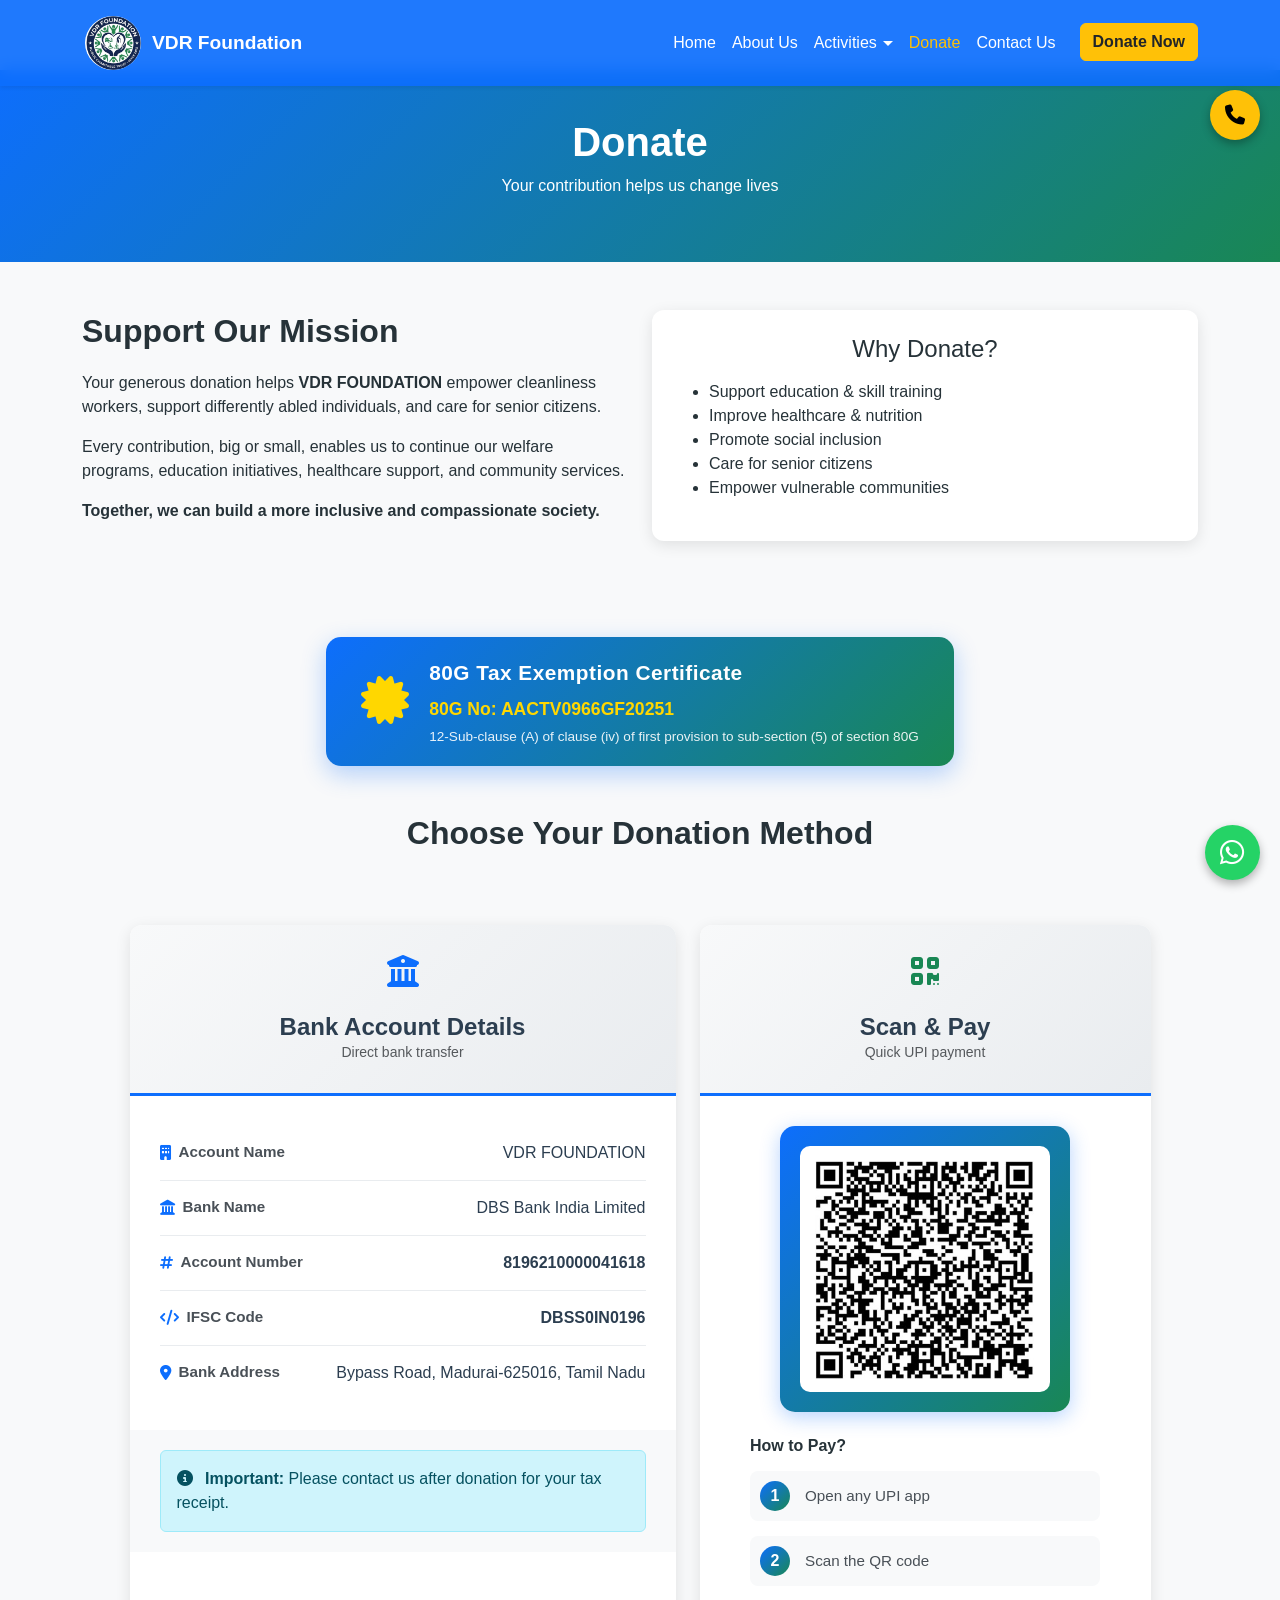
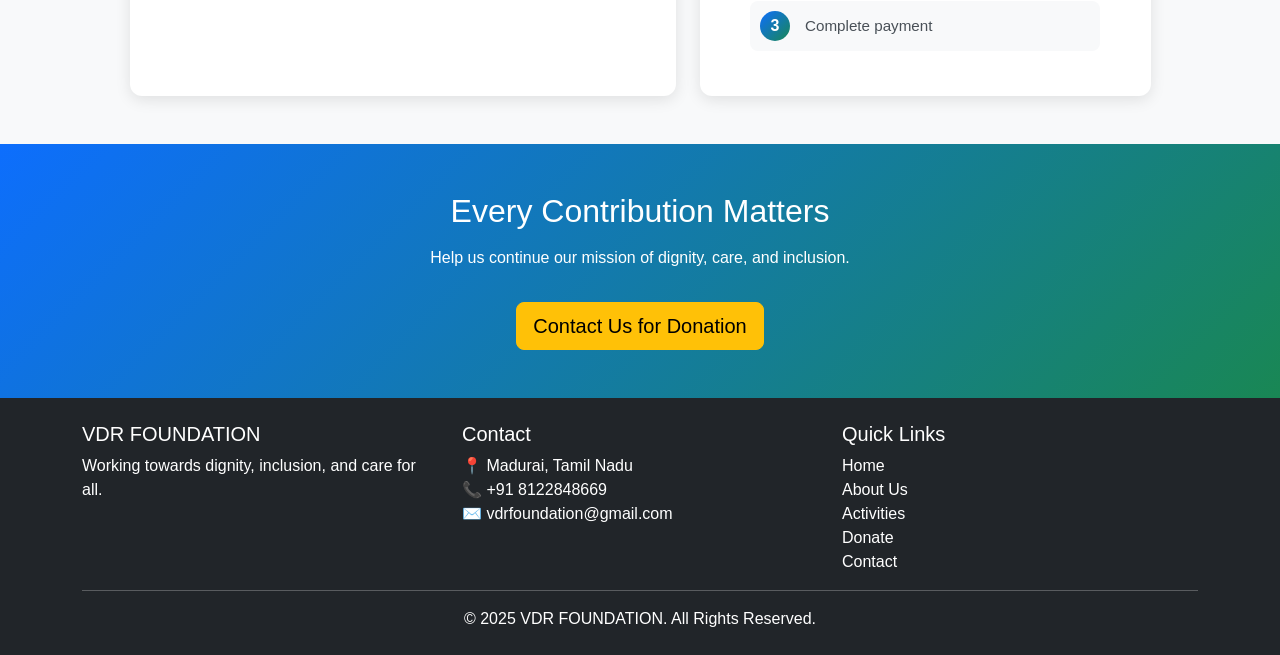
<file: donate.html>
<!doctype html>
<html lang="en">
  <head>
    <meta charset="UTF-8" />
    <title>Donate | VDR FOUNDATION</title>
    <meta name="viewport" content="width=device-width, initial-scale=1" />
    <meta
      name="description"
      content="Support VDR Foundation via bank transfer or UPI. Help empower cleanliness workers, differently abled individuals, and senior citizens in Tamil Nadu."
    />
    <meta property="og:title" content="Donate | VDR Foundation" />
    <meta
      property="og:description"
      content="Your contribution helps empower lives and build an inclusive society."
    />
    <meta property="og:image" content="assets/images/logo.png" />
    <meta property="og:type" content="website" />

    <!-- Bootstrap CSS -->
    <link
      href="https://cdn.jsdelivr.net/npm/bootstrap@5.3.2/dist/css/bootstrap.min.css"
      rel="stylesheet"
      integrity="sha384-T3c6CoIi6uLrA9TneNEoa7RxnatzjcDSCmG1MXxSR1GAsXEV/Dwwykc2MPK8M2HN"
      crossorigin="anonymous"
    />

    <!-- Font Awesome -->
    <link
      rel="stylesheet"
      href="https://cdnjs.cloudflare.com/ajax/libs/font-awesome/6.5.1/css/all.min.css"
      integrity="sha512-DTOQO9RWCH3ppGqcWaEA1BIZOC6xxalwEsw9c2QQeAIftl+Vegovlnee1c9QX4TctnWMn13TZye+giMm8e2LwA=="
      crossorigin="anonymous"
      referrerpolicy="no-referrer"
    />

    <!-- Custom CSS -->
    <link rel="stylesheet" href="assets/css/style.css" />
    <link rel="stylesheet" href="assets/css/gallery.css" />
    <link rel="stylesheet" href="assets/css/responsive.css" />
  </head>
  <body>
    <!-- ================= NAVBAR ================= -->
    <nav class="navbar navbar-expand-lg navbar-light fixed-top shadow-sm">
      <div class="container">
        <a class="navbar-brand d-flex align-items-center" href="index.html">
          <img
            src="assets/images/logo.png"
            alt="VDR Foundation Logo"
            height="60"
            class="me-2"
          />
          <span class="brand-text">VDR Foundation</span>
        </a>
        <button
          class="navbar-toggler"
          type="button"
          data-bs-toggle="collapse"
          data-bs-target="#navMenu"
          aria-controls="navMenu"
          aria-expanded="false"
          aria-label="Toggle navigation"
        >
          <span class="navbar-toggler-icon"></span>
        </button>
        <div class="collapse navbar-collapse" id="navMenu">
          <ul class="navbar-nav ms-auto mb-2 mb-lg-0">
            <li class="nav-item">
              <a class="nav-link" href="index.html">Home</a>
            </li>
            <li class="nav-item">
              <a class="nav-link" href="about.html">About Us</a>
            </li>
            <li class="nav-item dropdown">
              <a
                class="nav-link dropdown-toggle"
                href="activities.html"
                id="activitiesDropdown"
                role="button"
                data-bs-toggle="dropdown"
                aria-expanded="false"
                >Activities</a
              >
              <ul class="dropdown-menu" aria-labelledby="activitiesDropdown">
                <li>
                  <a class="dropdown-item" href="activities.html">Overview</a>
                </li>
                <li>
                  <a class="dropdown-item" href="bag-donation.html"
                    >Bag Donation</a
                  >
                </li>
                <li>
                  <a class="dropdown-item" href="gallery.html">Gallery</a>
                </li>
              </ul>
            </li>
            <li class="nav-item">
              <a class="nav-link" href="donate.html">Donate</a>
            </li>
            <li class="nav-item">
              <a class="nav-link" href="contact.html">Contact Us</a>
            </li>
            <li class="nav-item ms-3">
              <a class="btn btn-warning text-dark fw-bold" href="donate.html"
                >Donate Now</a
              >
            </li>
          </ul>
        </div>
      </div>
    </nav>
    <!-- ================= CALL BUTTON (TOP RIGHT) ================= -->
    <a href="tel:+918122848669" class="call-float" title="Call VDR Foundation">
      <i class="fa-solid fa-phone"></i>
    </a>
    <!-- ================= PAGE HEADER ================= -->
    <section class="page-header text-white text-center py-5">
      <div class="container">
        <h1 class="fw-bold">Donate</h1>
        <p class="mt-2">Your contribution helps us change lives</p>
      </div>
    </section>

    <!-- ================= DONATE INTRO ================= -->
    <section class="py-5">
      <div class="container">
        <div class="row align-items-center">
          <div class="col-md-6">
            <h2 class="section-title">Support Our Mission</h2>
            <p class="mt-3">
              Your generous donation helps
              <strong>VDR FOUNDATION</strong> empower cleanliness workers,
              support differently abled individuals, and care for senior
              citizens.
            </p>
            <p>
              Every contribution, big or small, enables us to continue our
              welfare programs, education initiatives, healthcare support, and
              community services.
            </p>
            <p class="fw-bold">
              Together, we can build a more inclusive and compassionate society.
            </p>
          </div>

          <div class="col-md-6">
            <div class="info-card">
              <h4 class="mb-3 text-center">Why Donate?</h4>
              <ul>
                <li>Support education & skill training</li>
                <li>Improve healthcare & nutrition</li>
                <li>Promote social inclusion</li>
                <li>Care for senior citizens</li>
                <li>Empower vulnerable communities</li>
              </ul>
            </div>
          </div>
        </div>
      </div>
    </section>

    <!-- ================= DONATION DETAILS WITH QR ================= -->
    <section class="bg-light py-5">
      <div class="container">
        <!-- Tax Info Badge -->
        <div class="text-center mb-5">
          <div class="tax-info-badge">
            <div class="tax-badge-icon">
              <i class="fas fa-certificate"></i>
            </div>
            <div class="tax-badge-content">
              <div class="tax-badge-title">80G Tax Exemption Certificate</div>
              <div class="tax-badge-number">80G No: AACTV0966GF20251</div>
              <div class="tax-badge-clause">
                12-Sub-clause (A) of clause (iv) of first provision to
                sub-section (5) of section 80G
              </div>
            </div>
          </div>
        </div>

        <h2 class="section-title text-center mb-5">
          Choose Your Donation Method
        </h2>

        <div class="row justify-content-center mt-4 g-4">
          <!-- BANK DETAILS SECTION -->
          <div class="col-lg-6">
            <div class="donation-card h-100">
              <div class="donation-card-header">
                <i class="fas fa-university fa-2x text-primary mb-3"></i>
                <h4 class="mb-0">Bank Account Details</h4>
                <p class="text-muted small mb-0">Direct bank transfer</p>
              </div>

              <div class="donation-card-body">
                <div class="bank-detail-item">
                  <div class="bank-detail-label">
                    <i class="fas fa-building text-primary me-2"></i>Account
                    Name
                  </div>
                  <div class="bank-detail-value">VDR FOUNDATION</div>
                </div>

                <div class="bank-detail-item">
                  <div class="bank-detail-label">
                    <i class="fas fa-landmark text-primary me-2"></i>Bank Name
                  </div>
                  <div class="bank-detail-value">DBS Bank India Limited</div>
                </div>

                <div class="bank-detail-item">
                  <div class="bank-detail-label">
                    <i class="fas fa-hashtag text-primary me-2"></i>Account
                    Number
                  </div>
                  <div class="bank-detail-value fw-bold">8196210000041618</div>
                </div>

                <div class="bank-detail-item">
                  <div class="bank-detail-label">
                    <i class="fas fa-code text-primary me-2"></i>IFSC Code
                  </div>
                  <div class="bank-detail-value fw-bold">DBSS0IN0196</div>
                </div>

                <div class="bank-detail-item">
                  <div class="bank-detail-label">
                    <i class="fas fa-map-marker-alt text-primary me-2"></i>Bank
                    Address
                  </div>
                  <div class="bank-detail-value">
                    Bypass Road, Madurai-625016, Tamil Nadu
                  </div>
                </div>
              </div>

              <div class="donation-card-footer">
                <div class="alert alert-info mb-0">
                  <i class="fas fa-info-circle me-2"></i>
                  <strong>Important:</strong> Please contact us after donation
                  for your tax receipt.
                </div>
              </div>
            </div>
          </div>

          <!-- QR CODE SECTION -->
          <div class="col-lg-5">
            <div class="donation-card h-100">
              <div class="donation-card-header">
                <i class="fas fa-qrcode fa-2x text-success mb-3"></i>
                <h4 class="mb-0">Scan & Pay</h4>
                <p class="text-muted small mb-0">Quick UPI payment</p>
              </div>

              <div class="donation-card-body text-center">
                <div class="qr-code-container">
                  <img
                    src="assets/images/upi-qr.jpg"
                    alt="VDR Foundation UPI QR Code"
                    class="img-fluid qr-code-image"
                  />
                </div>

                <div class="upi-instructions mt-4">
                  <h6 class="fw-bold mb-3">How to Pay?</h6>
                  <div class="upi-step">
                    <span class="upi-step-number">1</span>
                    <span class="upi-step-text">Open any UPI app</span>
                  </div>
                  <div class="upi-step">
                    <span class="upi-step-number">2</span>
                    <span class="upi-step-text">Scan the QR code</span>
                  </div>
                  <div class="upi-step">
                    <span class="upi-step-number">3</span>
                    <span class="upi-step-text">Complete payment</span>
                  </div>
                </div>
              </div>
            </div>
          </div>
        </div>
      </div>
    </section>

    <!-- ================= CTA ================= -->
    <section class="donate-section text-center text-white py-5">
      <div class="container">
        <h2>Every Contribution Matters</h2>
        <p class="mt-3">
          Help us continue our mission of dignity, care, and inclusion.
        </p>
        <a href="contact.html" class="btn btn-warning btn-lg mt-3">
          Contact Us for Donation
        </a>
      </div>
    </section>

    <!-- ================= FOOTER ================= -->
    <footer class="bg-dark text-white py-4">
      <div class="container">
        <div class="row">
          <div class="col-md-4">
            <h5>VDR FOUNDATION</h5>
            <p>Working towards dignity, inclusion, and care for all.</p>
          </div>

          <div class="col-md-4">
            <h5>Contact</h5>
            <p>
              📍 Madurai, Tamil Nadu<br />
              📞 +91 8122848669<br />
              ✉️ vdrfoundation@gmail.com
            </p>
          </div>

          <div class="col-md-4">
            <h5>Quick Links</h5>
            <a href="index.html" class="footer-link">Home</a><br />
            <a href="about.html" class="footer-link">About Us</a><br />
            <a href="activities.html" class="footer-link">Activities</a><br />
            <a href="donate.html" class="footer-link">Donate</a><br />
            <a href="contact.html" class="footer-link">Contact</a>
          </div>
        </div>

        <hr />
        <p class="text-center mb-0">
          © 2025 VDR FOUNDATION. All Rights Reserved.
        </p>
      </div>
    </footer>
    <!-- ================= WHATSAPP FLOATING BUTTON ================= -->
    <a
      href="https://wa.me/918122848669"
      class="whatsapp-float"
      target="_blank"
      rel="noopener noreferrer"
      title="Chat with us on WhatsApp"
    >
      <i class="fa-brands fa-whatsapp"></i>
    </a>
    <!-- Bootstrap JS -->
    <script
      src="https://cdn.jsdelivr.net/npm/bootstrap@5.3.2/dist/js/bootstrap.bundle.min.js"
      integrity="sha384-C6RzsynM9kWDrMNeT87bh95OGNyZPhcTNXj1NW7RuBCsyN/o0jlpcV8Qyq46cDfL"
      crossorigin="anonymous"
    ></script>
    <script src="assets/js/navigation.js"></script>
    <script src="assets/js/slider.js"></script>
    <script src="assets/js/gallery.js"></script>
    <script src="assets/js/main.js"></script>
  </body>
</html>
</file>
<file: assets/css/style.css>
/* ================= GLOBAL ================= */
html,
body {
  width: 100%;
  overflow-x: hidden;
}

body {
  padding-top: 70px;
  font-family: "Segoe UI", sans-serif;
  color: #263238;
  background: #f8f9fa;
}

.section-title {
  font-weight: 700;
  margin-bottom: 20px;
}

/* ================= NAVBAR ================= */
.navbar {
  background: rgba(13, 110, 253, 0.92) !important;
  backdrop-filter: blur(8px);
  box-shadow: 0 2px 10px rgba(0, 0, 0, 0.1);
}

.navbar-brand img {
  border-radius: 50%;
  padding: 3px;
  background: transparent;
  border: none;
}

.navbar-light .nav-link {
  color: #ffffff !important;
  font-weight: 500;
}

.navbar-light .nav-link:hover,
.navbar-light .nav-link.active {
  color: #ffc107 !important;
}

.brand-text {
  font-size: 1.2rem;
  font-weight: 700;
  color: #ffffff;
}

.navbar-toggler {
  border-color: rgba(255, 255, 255, 0.5);
}

.navbar-toggler-icon {
  background-image: url("data:image/svg+xml,%3csvg xmlns='http://www.w3.org/2000/svg' viewBox='0 0 30 30'%3e%3cpath stroke='rgba%28255, 255, 255, 0.8%29' stroke-linecap='round' stroke-miterlimit='10' stroke-width='2' d='M4 7h22M4 15h22M4 23h22'/%3e%3c/svg%3e");
}

.navbar .dropdown-menu {
  background: rgba(13, 110, 253, 0.97);
  border: none;
  border-radius: 8px;
  box-shadow: 0 8px 20px rgba(0, 0, 0, 0.2);
  min-width: 180px;
  padding: 8px 0;
}

.navbar .dropdown-item {
  color: #fff;
  font-weight: 500;
  padding: 10px 20px;
  transition: background 0.2s ease, color 0.2s ease;
}

.navbar .dropdown-item:hover,
.navbar .dropdown-item:focus {
  background: rgba(255, 255, 255, 0.15);
  color: #ffc107;
}

.navbar .dropdown-item.active {
  background: rgba(255, 255, 255, 0.2);
  color: #ffc107;
}

.navbar .nav-item.dropdown > .nav-link::after {
  display: inline-block;
  margin-left: 6px;
  vertical-align: 2px;
  content: "";
  border-top: 0.35em solid;
  border-right: 0.35em solid transparent;
  border-left: 0.35em solid transparent;
}

/* ================= HERO SLIDER ================= */
.hero-slider {
  position: relative;
}

.hero-slider .carousel-item {
  min-height: 65vh;
}

.hero-img {
  width: 100%;
  height: 65vh;
  object-fit: cover;
}

.hero-caption-full {
  position: absolute;
  bottom: 2%;
  left: 50%;
  transform: translateX(-50%);
  width: 85%;
  background: rgba(0, 0, 0, 0.42);
  padding: 22px 28px;
  border-radius: 8px;
}

.hero-caption-full h1,
.hero-caption-full .display-6 {
  font-size: 2rem;
  color: #fff;
}

.hero-caption-full p {
  font-size: 1.05rem;
  color: #fff;
}

/* ================= CARDS ================= */
.info-card,
.focus-card,
.image-card,
.compact-image-card,
.market-card,
.donation-card {
  background: #fff;
  border-radius: 12px;
  overflow: hidden;
  box-shadow: 0 4px 15px rgba(0, 0, 0, 0.1);
  transition: transform 0.3s ease, box-shadow 0.3s ease;
}

.info-card,
.focus-card {
  padding: 25px;
}

.info-card i,
.focus-card i {
  color: #0d6efd;
}

.image-card:hover,
.compact-image-card:hover,
.market-card:hover,
.donation-card:hover {
  transform: translateY(-5px);
  box-shadow: 0 8px 25px rgba(0, 0, 0, 0.2);
}

.image-card img,
.compact-image-card img,
.market-card img {
  width: 100%;
  height: auto;
  object-fit: cover;
}

.image-card-content,
.compact-card-content,
.market-card,
.donation-card-body {
  padding: 20px;
}

.image-card-content h5,
.compact-card-content h5,
.market-card h5 {
  font-weight: 600;
  margin-bottom: 10px;
  color: #2c3e50;
}

.image-card-content p,
.compact-card-content p,
.market-card p {
  color: #555;
  line-height: 1.6;
  margin-bottom: 0;
}

.compact-image-card img {
  height: 200px;
  object-fit: contain;
  padding: 15px;
  background: #f8f9fa;
}

.compact-card-content h5 {
  font-size: 1.1rem;
}

.solution-image,
.revenue-image,
.trust-img {
  width: 100%;
  height: auto;
  display: block;
}

.solution-image {
  max-width: 600px;
  max-height: 420px;
  width: auto;
  margin: 0 auto;
  object-fit: contain;
}

.revenue-image {
  max-width: 180px;
}

.market-card img {
  max-height: 250px;
  object-fit: contain;
}

/* ================= DONATE CTA ================= */
.donate-section {
  background: linear-gradient(135deg, #0d6efd 0%, #198754 100%);
}

/* ================= PAGE HEADER ================= */
.page-header {
  background: linear-gradient(135deg, #0d6efd 0%, #198754 100%);
  position: relative;
}

.page-header-blue {
  background: #0d6efd;
}

.page-header-green {
  background: #198754;
}

/* ================= FOOTER ================= */
.footer-link {
  color: #fff;
  text-decoration: none;
}

.footer-link:hover {
  text-decoration: underline;
}

/* ================= FLOAT BUTTONS ================= */
.whatsapp-float,
.call-float {
  position: fixed;
  right: 20px;
  z-index: 9999;
  display: flex;
  align-items: center;
  justify-content: center;
  border-radius: 50%;
  box-shadow: 0 4px 10px rgba(0, 0, 0, 0.3);
  text-decoration: none;
}

.whatsapp-float {
  width: 55px;
  height: 55px;
  bottom: 20px;
  background: #25d366;
  color: #fff;
  font-size: 28px;
}

.call-float {
  width: 50px;
  height: 50px;
  top: 90px;
  background: #ffc107;
  color: #000;
  font-size: 20px;
}

/* ================= TRUST IMAGE ================= */
.trust-img {
  max-width: 600px;
  margin: auto;
}

/* ================= TAX INFO BADGE ================= */
.tax-info-badge {
  display: inline-flex;
  align-items: center;
  gap: 20px;
  background: linear-gradient(135deg, #0d6efd 0%, #198754 100%);
  color: white;
  padding: 20px 35px;
  border-radius: 15px;
  box-shadow: 0 8px 25px rgba(13, 110, 253, 0.3);
  max-width: 800px;
  margin: 0 auto;
}

.tax-badge-icon {
  font-size: 3rem;
  color: #ffd700;
  animation: rotate 3s linear infinite;
}

.tax-badge-content {
  text-align: left;
}

.tax-badge-title {
  font-size: 1.3rem;
  font-weight: 700;
  margin-bottom: 8px;
  letter-spacing: 0.5px;
}

.tax-badge-number {
  font-size: 1.1rem;
  font-weight: 600;
  margin-bottom: 5px;
  color: #ffd700;
}

.tax-badge-clause {
  font-size: 0.85rem;
  opacity: 0.9;
  line-height: 1.4;
}

@keyframes rotate {
  from {
    transform: rotate(0deg);
  }
  to {
    transform: rotate(360deg);
  }
}

/* ================= DONATION CARDS ================= */
.donation-card-header {
  background: linear-gradient(135deg, #f8f9fa 0%, #e9ecef 100%);
  padding: 30px;
  text-align: center;
  border-bottom: 3px solid #0d6efd;
}

.donation-card-header h4 {
  font-weight: 700;
  color: #2c3e50;
  margin-top: 10px;
}

.donation-card-body {
  padding: 30px;
}

.donation-card-footer {
  padding: 20px 30px;
  background: #f8f9fa;
}

.bank-detail-item {
  display: flex;
  justify-content: space-between;
  align-items: center;
  padding: 15px 0;
  border-bottom: 1px solid #e9ecef;
}

.bank-detail-item:last-child {
  border-bottom: none;
}

.bank-detail-label {
  font-weight: 600;
  color: #495057;
  font-size: 0.95rem;
  display: flex;
  align-items: center;
}

.bank-detail-value {
  color: #2c3e50;
  font-size: 1rem;
  text-align: right;
}

.qr-code-container {
  background: linear-gradient(135deg, #0d6efd 0%, #198754 100%);
  padding: 20px;
  border-radius: 15px;
  display: inline-block;
  box-shadow: 0 5px 20px rgba(13, 110, 253, 0.3);
}

.qr-code-image {
  max-width: 250px;
  border-radius: 10px;
  background: white;
  padding: 10px;
}

.upi-instructions {
  text-align: left;
  max-width: 350px;
  margin: 0 auto;
}

.upi-step {
  display: flex;
  align-items: center;
  margin-bottom: 15px;
  padding: 10px;
  background: #f8f9fa;
  border-radius: 8px;
  transition: background 0.3s ease;
}

.upi-step:hover {
  background: #e9ecef;
}

.upi-step-number {
  display: inline-flex;
  align-items: center;
  justify-content: center;
  width: 30px;
  height: 30px;
  background: linear-gradient(135deg, #0d6efd 0%, #198754 100%);
  color: white;
  border-radius: 50%;
  font-weight: 700;
  margin-right: 15px;
  flex-shrink: 0;
}

.upi-step-text {
  color: #495057;
  font-size: 0.95rem;
}
</file>
<file: assets/css/gallery.css>
/* ================= GALLERY ================= */
.gallery-sections {
  display: grid;
  gap: 2rem;
}

.gallery-section-card {
  background: #fff;
  border-radius: 24px;
  padding: 1.25rem;
  box-shadow: 0 15px 40px rgba(0, 0, 0, 0.08);
}

.gallery-section-header {
  display: flex;
  justify-content: space-between;
  align-items: flex-start;
  gap: 1rem;
  margin-bottom: 1rem;
  padding-bottom: 0.75rem;
  border-bottom: 1px solid #e9ecef;
}

.gallery-section-title {
  font-size: 1.25rem;
  font-weight: 700;
  color: #2c3e50;
  margin: 0;
}

.gallery-section-desc {
  color: #6c757d;
  margin: 0.25rem 0 0;
  font-size: 0.95rem;
}

.gallery-section-count {
  background: linear-gradient(135deg, #0d6efd, #20c997);
  color: #fff;
  padding: 0.35rem 0.75rem;
  border-radius: 999px;
  font-size: 0.85rem;
  white-space: nowrap;
}

.gallery-grid {
  display: grid;
  grid-template-columns: repeat(auto-fit, minmax(220px, 1fr));
  gap: 1rem;
}

.gallery-item {
  display: flex;
  flex-direction: column;
  border-radius: 16px;
  overflow: hidden;
  background: #fff;
  box-shadow: 0 10px 24px rgba(9, 30, 66, 0.08);
  transition: transform 0.3s ease, box-shadow 0.3s ease;
}

.gallery-item:hover {
  transform: translateY(-4px);
  box-shadow: 0 14px 30px rgba(9, 30, 66, 0.14);
}

.gallery-item img {
  width: 100%;
  height: 250px;
  object-fit: cover;
  display: block;
  transition: transform 0.35s ease;
}

.gallery-item:hover img {
  transform: scale(1.03);
}

.gallery-caption {
  flex-shrink: 0;
  background: linear-gradient(180deg, #f8f9fa 0%, #ffffff 100%);
  padding: 0.85rem 1rem;
  font-size: 0.95rem;
  color: #333;
  text-align: center;
  font-weight: 600;
}

.image-lightbox {
  display: none;
  position: fixed;
  z-index: 9999;
  left: 0;
  top: 0;
  width: 100%;
  height: 100%;
  background-color: rgba(0, 0, 0, 0.92);
  align-items: center;
  justify-content: center;
  padding: 0.75rem;
  box-sizing: border-box;
}

.image-lightbox.active {
  display: flex;
}


.lightbox-inner {
  position: relative;
  display: flex;
  align-items: center;
  justify-content: center;
  max-width: 96%;
  max-height: 80vh;
  overflow: hidden;
}

.lightbox-content {
  max-width: 85%;
  max-height: 75vh;
  width: auto;
  height: auto;
  object-fit: contain;
  border-radius: 12px;
  animation: zoomIn 0.25s ease;
  display: block;
}

.lightbox-caption {
  position: absolute;
  right: 18px;
  bottom: 18px;
  display: inline-block;
  color: #fff;
  background: rgba(0, 0, 0, 0.75);
  padding: 0.6rem 0.9rem;
  border-radius: 8px;
  max-width: min(86%, 640px);
  text-align: right;
  font-weight: 600;
  box-shadow: 0 8px 24px rgba(0, 0, 0, 0.25);
  backdrop-filter: blur(6px);
}

.lightbox-close {
  position: absolute;
  top: 20px;
  right: 40px;
  color: #fff;
  font-size: 40px;
  font-weight: bold;
  cursor: pointer;
  transition: 0.3s;
}

.lightbox-close:hover {
  color: #bbb;
}

@keyframes zoomIn {
  from {
    transform: scale(0.8);
    opacity: 0;
  }
  to {
    transform: scale(1);
    opacity: 1;
  }
}

@media (max-width: 768px) {
  .gallery-section-header {
    flex-direction: column;
    align-items: flex-start;
  }

  .gallery-item img {
    height: 220px;
  }
}
</file>
<file: assets/css/responsive.css>
@media (max-width: 768px) {
  .hero-img {
    min-height: 45vh;
  }

  .hero-caption-full {
    width: 95%;
    padding: 14px 16px;
    text-align: center;
    bottom: 5%;
  }

  .hero-caption-full h1,
  .hero-caption-full .display-6 {
    font-size: 1.2rem;
    line-height: 1.3;
  }

  .hero-caption-full p {
    font-size: 0.9rem;
  }

  .compact-image-card img {
    height: 150px;
  }

  .market-card img {
    max-height: 180px;
  }

  .solution-image {
    max-width: 100%;
  }

  .revenue-image {
    max-width: 140px;
  }

  .navbar-brand img {
    height: 50px !important;
  }

  .brand-text {
    font-size: 1rem;
  }

  .whatsapp-float {
    width: 50px;
    height: 50px;
    font-size: 24px;
    bottom: 15px;
    right: 15px;
  }

  .call-float {
    width: 45px;
    height: 45px;
    font-size: 18px;
    top: 80px;
    right: 15px;
  }

  section {
    padding-top: 2rem !important;
    padding-bottom: 2rem !important;
  }

  .info-card,
  .focus-card,
  .donation-card {
    padding: 20px;
  }

  .trust-img {
    max-width: 100%;
  }

  .bd-gallery-grid {
    columns: 2;
  }
}

@media (max-width: 991px) {
  .gallery-box img {
    max-height: 220px;
  }

  .bd-gallery-grid {
    columns: 3;
  }
}

@media (min-width: 992px) {
  .gallery-box img {
    max-height: 260px;
  }
}

@media (max-width: 576px) {
  .gallery-box img {
    max-height: 180px;
  }

  .bd-gallery-grid {
    columns: 2;
    column-gap: 8px;
  }

  .bd-gallery-item {
    margin-bottom: 8px;
  }
}
</file>
